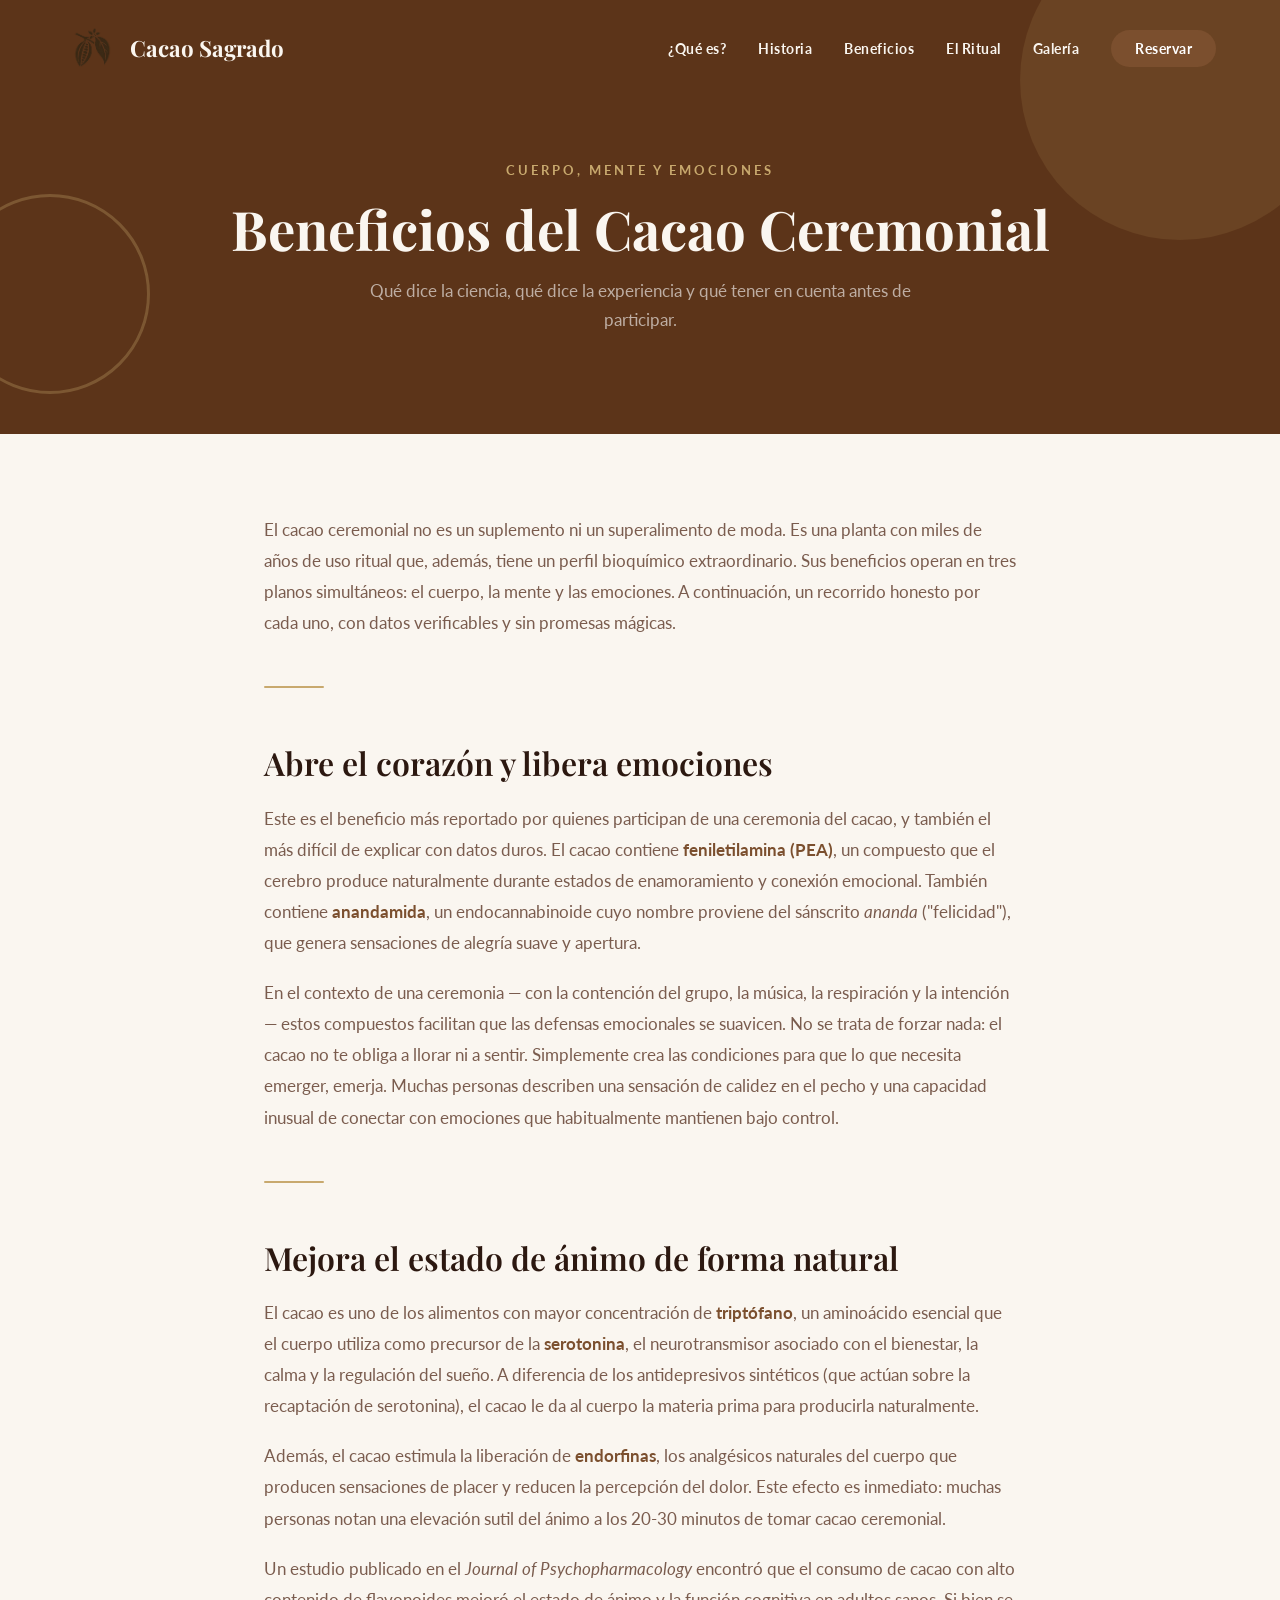
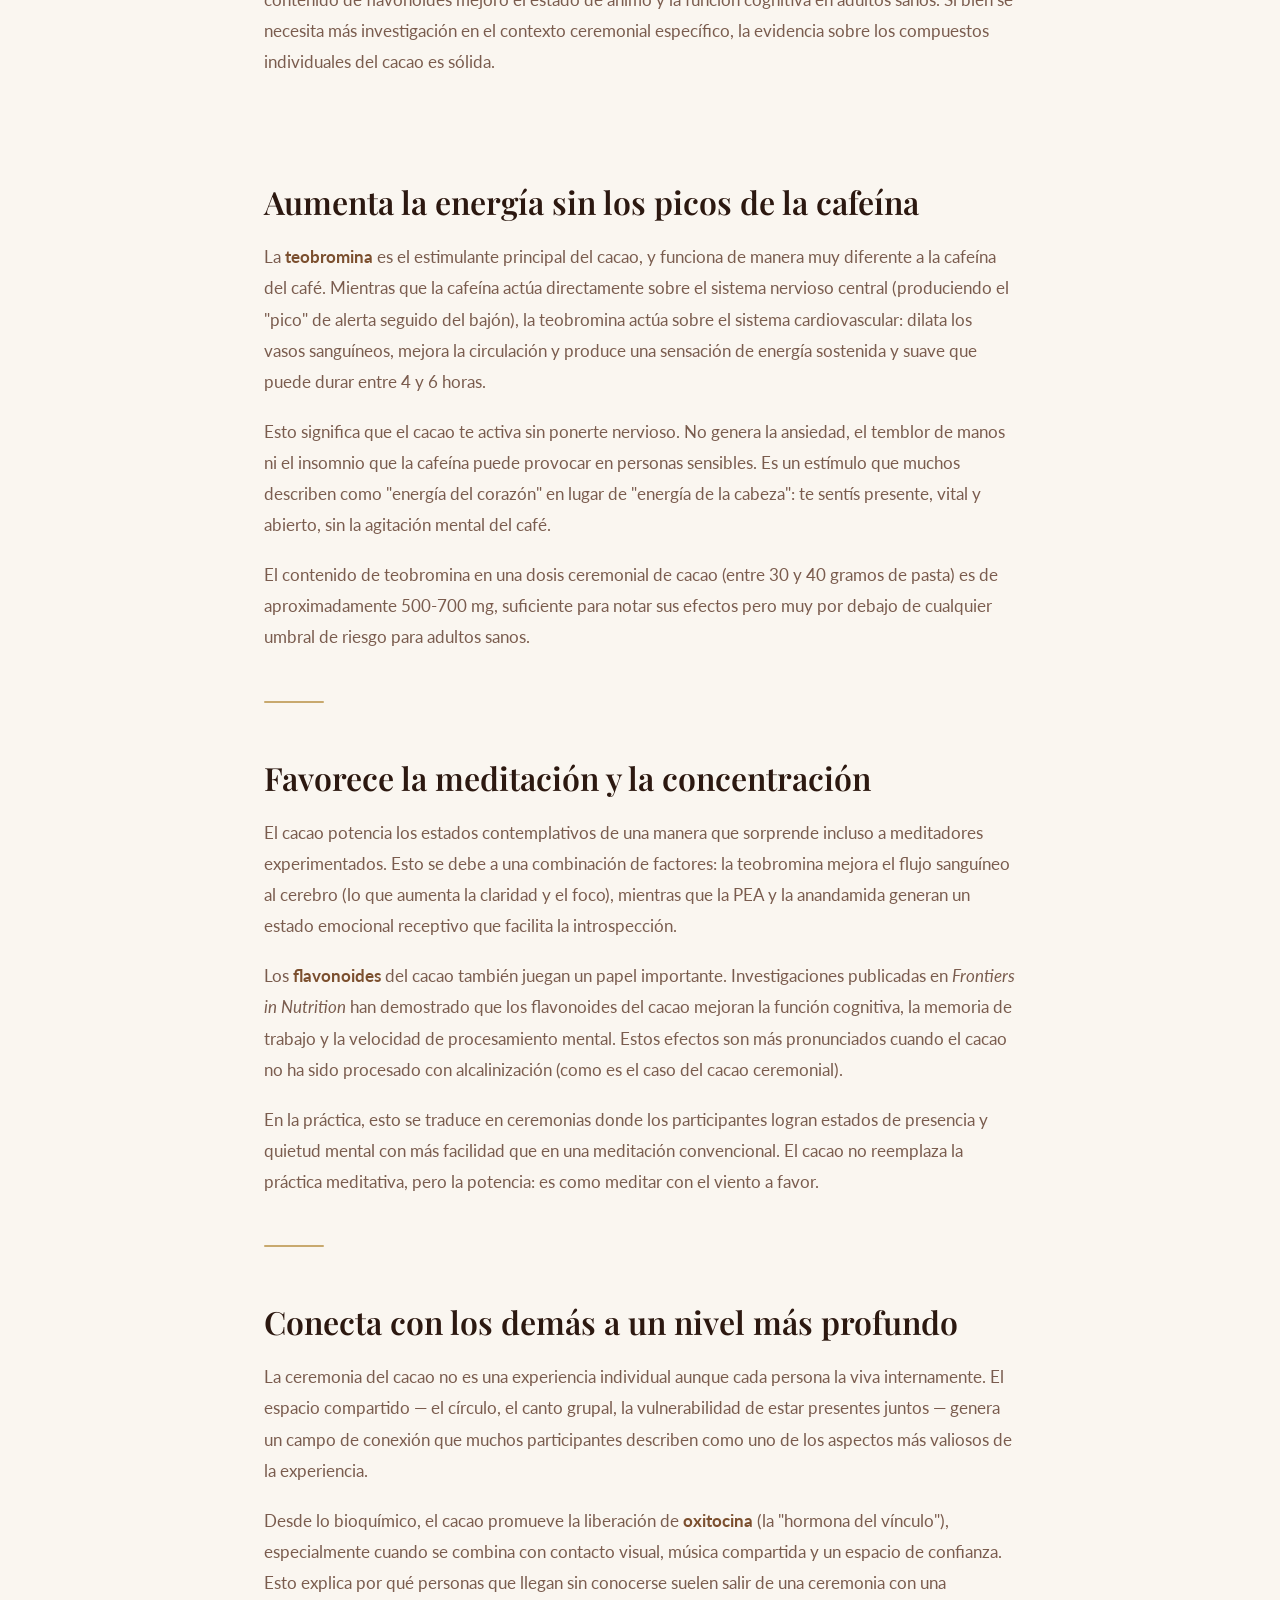
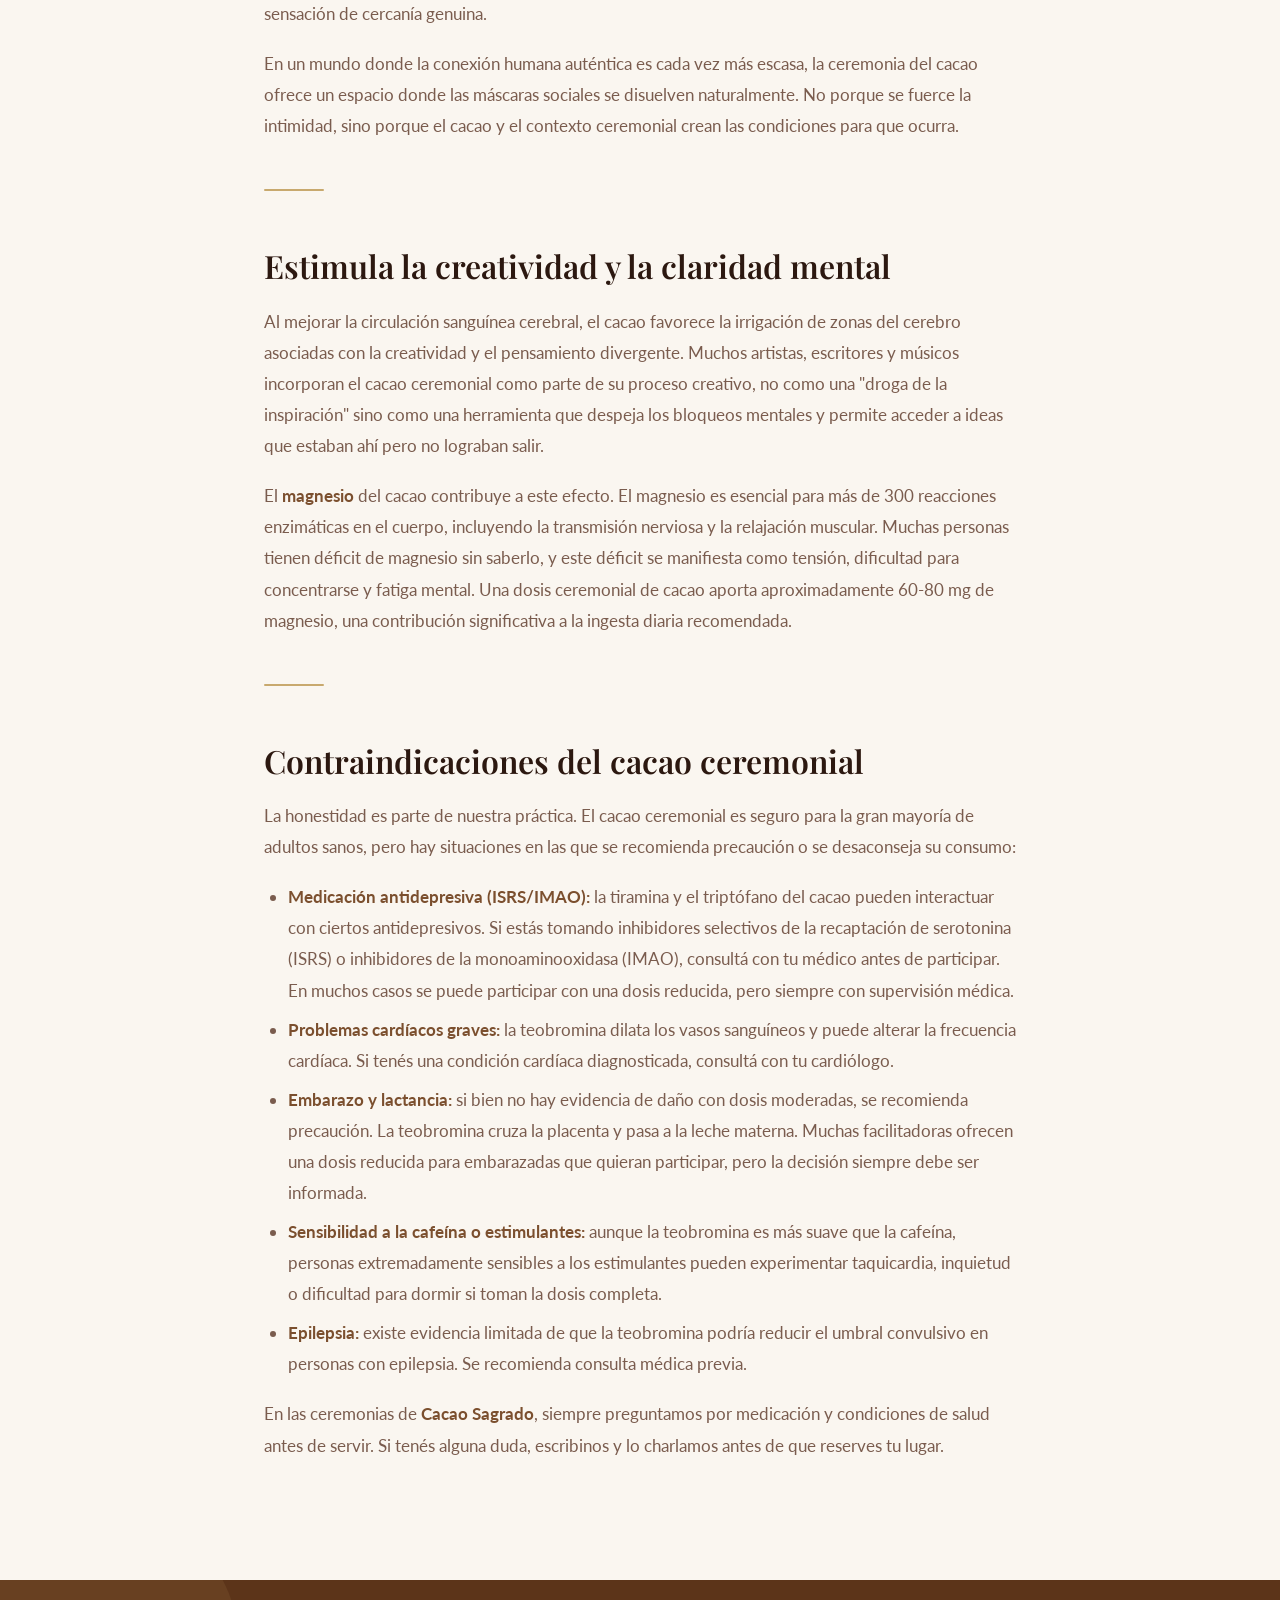
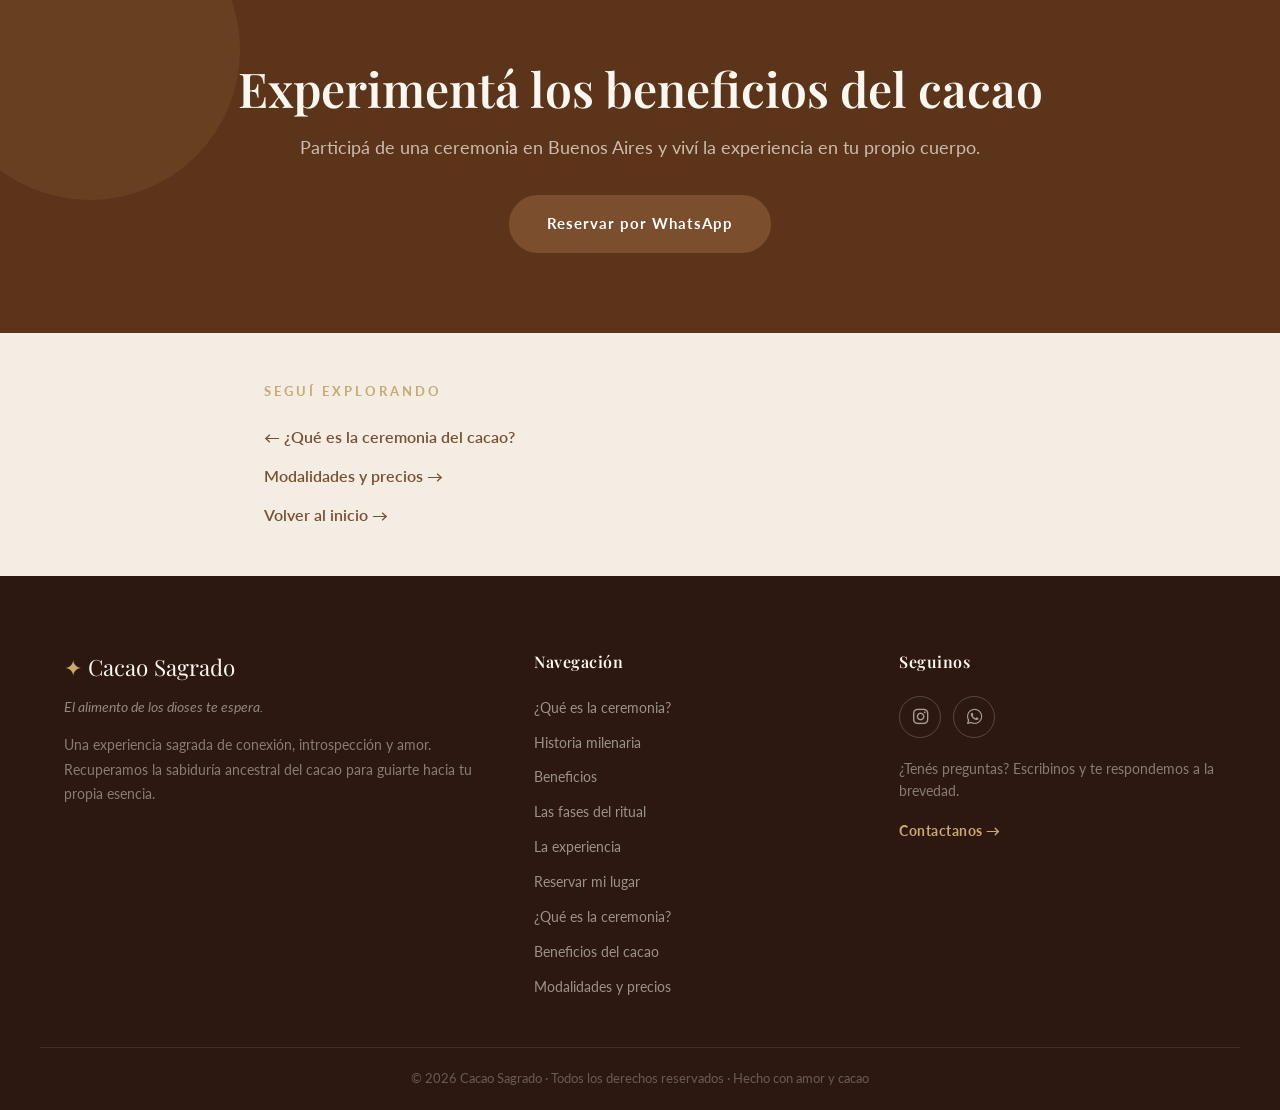
<file: beneficios-del-cacao-ceremonial.html>
<!DOCTYPE html>
<html lang="es">
<head>
  <meta charset="UTF-8" />
  <meta name="viewport" content="width=device-width, initial-scale=1.0" />
  <meta name="description" content="Conocé los beneficios del cacao ceremonial: teobromina, flavonoides, magnesio, apertura emocional y más. Contraindicaciones honestas incluidas." />
  <meta name="robots" content="index, follow" />
  <link rel="canonical" href="https://theobromacacao.com.ar/beneficios-del-cacao-ceremonial.html" />

  <!-- Open Graph -->
  <meta property="og:type" content="article" />
  <meta property="og:url" content="https://theobromacacao.com.ar/beneficios-del-cacao-ceremonial.html" />
  <meta property="og:title" content="Beneficios del Cacao Ceremonial: cuerpo, mente y emociones | Cacao Sagrado" />
  <meta property="og:description" content="Conocé los beneficios del cacao ceremonial: teobromina, flavonoides, magnesio, apertura emocional y más. Contraindicaciones honestas incluidas." />
  <meta property="og:image" content="https://theobromacacao.com.ar/img/logo-empresa-ceremonia-del-cacao.jpeg" />
  <meta property="og:site_name" content="Cacao Sagrado" />
  <meta property="og:locale" content="es_AR" />

  <title>Beneficios del Cacao Ceremonial: cuerpo, mente y emociones | Cacao Sagrado</title>
  <link rel="icon" type="image/png" sizes="128x128" href="img/favicon.png" />
  <link rel="preconnect" href="https://fonts.googleapis.com" />
  <link rel="preconnect" href="https://fonts.gstatic.com" crossorigin />
  <link href="https://fonts.googleapis.com/css2?family=Playfair+Display:ital,wght@0,400;0,600;0,700;1,400&family=Lato:wght@300;400;700&display=swap" rel="stylesheet" />
  <link rel="stylesheet" href="https://cdnjs.cloudflare.com/ajax/libs/font-awesome/6.4.0/css/all.min.css" />
  <link rel="stylesheet" href="css/styles.css" />

  <!-- JSON-LD Article -->
  <script type="application/ld+json">
  {
    "@context": "https://schema.org",
    "@type": "Article",
    "headline": "Beneficios del Cacao Ceremonial",
    "description": "Guía completa sobre los beneficios del cacao ceremonial para el cuerpo, la mente y las emociones, con datos verificables y contraindicaciones honestas.",
    "image": "https://theobromacacao.com.ar/img/logo-empresa-ceremonia-del-cacao.jpeg",
    "author": {
      "@type": "Person",
      "name": "Anabella Villafañe",
      "url": "https://www.instagram.com/anabellavillafane10"
    },
    "publisher": {
      "@type": "Organization",
      "name": "Cacao Sagrado",
      "logo": {
        "@type": "ImageObject",
        "url": "https://theobromacacao.com.ar/img/logo-empresa-ceremonia-del-cacao.jpeg"
      }
    },
    "mainEntityOfPage": "https://theobromacacao.com.ar/beneficios-del-cacao-ceremonial.html",
    "inLanguage": "es",
    "datePublished": "2026-07-23T00:00:00-03:00",
    "dateModified": "2026-07-23T00:00:00-03:00"
  }
  </script>
</head>
<body>

  <!-- ====== NAVBAR ====== -->
  <nav class="navbar scrolled" id="navbar">
    <div class="container nav-container">
      <a href="index.html" class="logo">
        <img src="img/logo-empresa-ceremonia-del-cacao-removebg-preview.png" alt="Cacao Sagrado" class="logo-icon" width="500" height="500" />
        Cacao Sagrado
      </a>
      <ul class="nav-links" id="nav-links">
        <button class="nav-close" id="nav-close" aria-label="Cerrar menú"><i class="fa-solid fa-xmark"></i></button>
        <li><a href="index.html#que-es">¿Qué es?</a></li>
        <li><a href="index.html#historia">Historia</a></li>
        <li><a href="index.html#beneficios">Beneficios</a></li>
        <li><a href="index.html#ritual">El Ritual</a></li>
        <li><a href="galeria.html">Galería</a></li>
        <li><a href="https://wa.me/5491158354649" class="nav-cta" target="_blank" rel="noopener">Reservar</a></li>
      </ul>
      <button class="hamburger" id="hamburger" aria-label="Menú"><span></span><span></span><span></span></button>
    </div>
  </nav>

  <!-- ====== HERO ====== -->
  <div class="article-hero">
    <div class="container" style="position:relative;z-index:1;">
      <span class="section-label fade-in-up">Cuerpo, mente y emociones</span>
      <h1 class="fade-in-up">Beneficios del Cacao Ceremonial</h1>
      <p class="fade-in-up">Qué dice la ciencia, qué dice la experiencia y qué tener en cuenta antes de participar.</p>
    </div>
  </div>

  <!-- ====== ARTICLE BODY ====== -->
  <article class="article-body">
    <div class="container">

      <p class="fade-in-up">El cacao ceremonial no es un suplemento ni un superalimento de moda. Es una planta con miles de años de uso ritual que, además, tiene un perfil bioquímico extraordinario. Sus beneficios operan en tres planos simultáneos: el cuerpo, la mente y las emociones. A continuación, un recorrido honesto por cada uno, con datos verificables y sin promesas mágicas.</p>

      <div class="article-divider fade-in-up"></div>

      <h2 class="fade-in-up">Abre el corazón y libera emociones</h2>

      <p class="fade-in-up">Este es el beneficio más reportado por quienes participan de una ceremonia del cacao, y también el más difícil de explicar con datos duros. El cacao contiene <strong>feniletilamina (PEA)</strong>, un compuesto que el cerebro produce naturalmente durante estados de enamoramiento y conexión emocional. También contiene <strong>anandamida</strong>, un endocannabinoide cuyo nombre proviene del sánscrito <em>ananda</em> ("felicidad"), que genera sensaciones de alegría suave y apertura.</p>

      <p class="fade-in-up">En el contexto de una ceremonia — con la contención del grupo, la música, la respiración y la intención — estos compuestos facilitan que las defensas emocionales se suavicen. No se trata de forzar nada: el cacao no te obliga a llorar ni a sentir. Simplemente crea las condiciones para que lo que necesita emerger, emerja. Muchas personas describen una sensación de calidez en el pecho y una capacidad inusual de conectar con emociones que habitualmente mantienen bajo control.</p>

      <div class="article-divider fade-in-up"></div>

      <h2 class="fade-in-up">Mejora el estado de ánimo de forma natural</h2>

      <p class="fade-in-up">El cacao es uno de los alimentos con mayor concentración de <strong>triptófano</strong>, un aminoácido esencial que el cuerpo utiliza como precursor de la <strong>serotonina</strong>, el neurotransmisor asociado con el bienestar, la calma y la regulación del sueño. A diferencia de los antidepresivos sintéticos (que actúan sobre la recaptación de serotonina), el cacao le da al cuerpo la materia prima para producirla naturalmente.</p>

      <p class="fade-in-up">Además, el cacao estimula la liberación de <strong>endorfinas</strong>, los analgésicos naturales del cuerpo que producen sensaciones de placer y reducen la percepción del dolor. Este efecto es inmediato: muchas personas notan una elevación sutil del ánimo a los 20-30 minutos de tomar cacao ceremonial.</p>

      <p class="fade-in-up">Un estudio publicado en el <em>Journal of Psychopharmacology</em> encontró que el consumo de cacao con alto contenido de flavonoides mejoró el estado de ánimo y la función cognitiva en adultos sanos. Si bien se necesita más investigación en el contexto ceremonial específico, la evidencia sobre los compuestos individuales del cacao es sólida.</p>

      <div class="article-divider fade-in-up"></div>

      <h2 class="fade-in-up">Aumenta la energía sin los picos de la cafeína</h2>

      <p class="fade-in-up">La <strong>teobromina</strong> es el estimulante principal del cacao, y funciona de manera muy diferente a la cafeína del café. Mientras que la cafeína actúa directamente sobre el sistema nervioso central (produciendo el "pico" de alerta seguido del bajón), la teobromina actúa sobre el sistema cardiovascular: dilata los vasos sanguíneos, mejora la circulación y produce una sensación de energía sostenida y suave que puede durar entre 4 y 6 horas.</p>

      <p class="fade-in-up">Esto significa que el cacao te activa sin ponerte nervioso. No genera la ansiedad, el temblor de manos ni el insomnio que la cafeína puede provocar en personas sensibles. Es un estímulo que muchos describen como "energía del corazón" en lugar de "energía de la cabeza": te sentís presente, vital y abierto, sin la agitación mental del café.</p>

      <p class="fade-in-up">El contenido de teobromina en una dosis ceremonial de cacao (entre 30 y 40 gramos de pasta) es de aproximadamente 500-700 mg, suficiente para notar sus efectos pero muy por debajo de cualquier umbral de riesgo para adultos sanos.</p>

      <div class="article-divider fade-in-up"></div>

      <h2 class="fade-in-up">Favorece la meditación y la concentración</h2>

      <p class="fade-in-up">El cacao potencia los estados contemplativos de una manera que sorprende incluso a meditadores experimentados. Esto se debe a una combinación de factores: la teobromina mejora el flujo sanguíneo al cerebro (lo que aumenta la claridad y el foco), mientras que la PEA y la anandamida generan un estado emocional receptivo que facilita la introspección.</p>

      <p class="fade-in-up">Los <strong>flavonoides</strong> del cacao también juegan un papel importante. Investigaciones publicadas en <em>Frontiers in Nutrition</em> han demostrado que los flavonoides del cacao mejoran la función cognitiva, la memoria de trabajo y la velocidad de procesamiento mental. Estos efectos son más pronunciados cuando el cacao no ha sido procesado con alcalinización (como es el caso del cacao ceremonial).</p>

      <p class="fade-in-up">En la práctica, esto se traduce en ceremonias donde los participantes logran estados de presencia y quietud mental con más facilidad que en una meditación convencional. El cacao no reemplaza la práctica meditativa, pero la potencia: es como meditar con el viento a favor.</p>

      <div class="article-divider fade-in-up"></div>

      <h2 class="fade-in-up">Conecta con los demás a un nivel más profundo</h2>

      <p class="fade-in-up">La ceremonia del cacao no es una experiencia individual aunque cada persona la viva internamente. El espacio compartido — el círculo, el canto grupal, la vulnerabilidad de estar presentes juntos — genera un campo de conexión que muchos participantes describen como uno de los aspectos más valiosos de la experiencia.</p>

      <p class="fade-in-up">Desde lo bioquímico, el cacao promueve la liberación de <strong>oxitocina</strong> (la "hormona del vínculo"), especialmente cuando se combina con contacto visual, música compartida y un espacio de confianza. Esto explica por qué personas que llegan sin conocerse suelen salir de una ceremonia con una sensación de cercanía genuina.</p>

      <p class="fade-in-up">En un mundo donde la conexión humana auténtica es cada vez más escasa, la ceremonia del cacao ofrece un espacio donde las máscaras sociales se disuelven naturalmente. No porque se fuerce la intimidad, sino porque el cacao y el contexto ceremonial crean las condiciones para que ocurra.</p>

      <div class="article-divider fade-in-up"></div>

      <h2 class="fade-in-up">Estimula la creatividad y la claridad mental</h2>

      <p class="fade-in-up">Al mejorar la circulación sanguínea cerebral, el cacao favorece la irrigación de zonas del cerebro asociadas con la creatividad y el pensamiento divergente. Muchos artistas, escritores y músicos incorporan el cacao ceremonial como parte de su proceso creativo, no como una "droga de la inspiración" sino como una herramienta que despeja los bloqueos mentales y permite acceder a ideas que estaban ahí pero no lograban salir.</p>

      <p class="fade-in-up">El <strong>magnesio</strong> del cacao contribuye a este efecto. El magnesio es esencial para más de 300 reacciones enzimáticas en el cuerpo, incluyendo la transmisión nerviosa y la relajación muscular. Muchas personas tienen déficit de magnesio sin saberlo, y este déficit se manifiesta como tensión, dificultad para concentrarse y fatiga mental. Una dosis ceremonial de cacao aporta aproximadamente 60-80 mg de magnesio, una contribución significativa a la ingesta diaria recomendada.</p>

      <div class="article-divider fade-in-up"></div>

      <h2 class="fade-in-up">Contraindicaciones del cacao ceremonial</h2>

      <p class="fade-in-up">La honestidad es parte de nuestra práctica. El cacao ceremonial es seguro para la gran mayoría de adultos sanos, pero hay situaciones en las que se recomienda precaución o se desaconseja su consumo:</p>

      <ul class="fade-in-up">
        <li><strong>Medicación antidepresiva (ISRS/IMAO):</strong> la tiramina y el triptófano del cacao pueden interactuar con ciertos antidepresivos. Si estás tomando inhibidores selectivos de la recaptación de serotonina (ISRS) o inhibidores de la monoaminooxidasa (IMAO), consultá con tu médico antes de participar. En muchos casos se puede participar con una dosis reducida, pero siempre con supervisión médica.</li>
        <li><strong>Problemas cardíacos graves:</strong> la teobromina dilata los vasos sanguíneos y puede alterar la frecuencia cardíaca. Si tenés una condición cardíaca diagnosticada, consultá con tu cardiólogo.</li>
        <li><strong>Embarazo y lactancia:</strong> si bien no hay evidencia de daño con dosis moderadas, se recomienda precaución. La teobromina cruza la placenta y pasa a la leche materna. Muchas facilitadoras ofrecen una dosis reducida para embarazadas que quieran participar, pero la decisión siempre debe ser informada.</li>
        <li><strong>Sensibilidad a la cafeína o estimulantes:</strong> aunque la teobromina es más suave que la cafeína, personas extremadamente sensibles a los estimulantes pueden experimentar taquicardia, inquietud o dificultad para dormir si toman la dosis completa.</li>
        <li><strong>Epilepsia:</strong> existe evidencia limitada de que la teobromina podría reducir el umbral convulsivo en personas con epilepsia. Se recomienda consulta médica previa.</li>
      </ul>

      <p class="fade-in-up">En las ceremonias de <strong>Cacao Sagrado</strong>, siempre preguntamos por medicación y condiciones de salud antes de servir. Si tenés alguna duda, escribinos y lo charlamos antes de que reserves tu lugar.</p>

    </div>
  </article>

  <!-- ====== CTA ====== -->
  <section class="article-cta-section">
    <div class="container fade-in-up">
      <h2>Experimentá los beneficios del cacao</h2>
      <p>Participá de una ceremonia en Buenos Aires y viví la experiencia en tu propio cuerpo.</p>
      <a href="https://wa.me/5491158354649" class="btn btn-primary" target="_blank" rel="noopener">Reservar por WhatsApp</a>
    </div>
  </section>

  <!-- ====== ARTÍCULOS RELACIONADOS ====== -->
  <div class="article-nav">
    <div class="container fade-in-up">
      <p class="article-nav-title">Seguí explorando</p>
      <div class="article-nav-links">
        <a href="que-es-la-ceremonia-del-cacao.html">&larr; ¿Qué es la ceremonia del cacao?</a>
        <a href="ceremonia-de-cacao-precios.html">Modalidades y precios &rarr;</a>
        <a href="index.html">Volver al inicio &rarr;</a>
      </div>
    </div>
  </div>

  <!-- ====== FOOTER ====== -->
  <footer class="footer">
    <div class="container footer-container">

      <div class="footer-brand">
        <p class="footer-logo"><span>&#10022;</span> Cacao Sagrado</p>
        <p class="footer-tagline">El alimento de los dioses te espera.</p>
        <p class="footer-desc">Una experiencia sagrada de conexión, introspección y amor. Recuperamos la sabiduría ancestral del cacao para guiarte hacia tu propia esencia.</p>
      </div>

      <div class="footer-nav">
        <h4 class="footer-heading">Navegación</h4>
        <div class="footer-links">
          <a href="index.html#que-es">¿Qué es la ceremonia?</a>
          <a href="index.html#historia">Historia milenaria</a>
          <a href="index.html#beneficios">Beneficios</a>
          <a href="index.html#ritual">Las fases del ritual</a>
          <a href="index.html#experiencia">La experiencia</a>
          <a href="index.html#reserva">Reservar mi lugar</a>
          <a href="que-es-la-ceremonia-del-cacao.html">¿Qué es la ceremonia?</a>
          <a href="beneficios-del-cacao-ceremonial.html">Beneficios del cacao</a>
          <a href="ceremonia-de-cacao-precios.html">Modalidades y precios</a>
        </div>
      </div>

      <div class="footer-contact">
        <h4 class="footer-heading">Seguinos</h4>
        <div class="footer-social">
          <a href="https://www.instagram.com/anabellavillafane10?igsh=MTZ3b2ZrZms0M3Rqdw==" aria-label="Instagram" target="_blank" rel="noopener"><i class="fa-brands fa-instagram"></i></a>
          <a href="https://wa.me/5491158354649" aria-label="WhatsApp" target="_blank" rel="noopener"><i class="fa-brands fa-whatsapp"></i></a>
        </div>
        <p class="footer-contact-text">¿Tenés preguntas? Escribinos y te respondemos a la brevedad.</p>
        <a href="index.html#reserva" class="footer-cta">Contactanos &rarr;</a>
      </div>

    </div>
    <div class="footer-bottom">
      <p>&copy; 2026 Cacao Sagrado &middot; Todos los derechos reservados &middot; Hecho con amor y cacao</p>
    </div>
  </footer>

  <script src="java/main.js"></script>
</body>
</html>
</file>
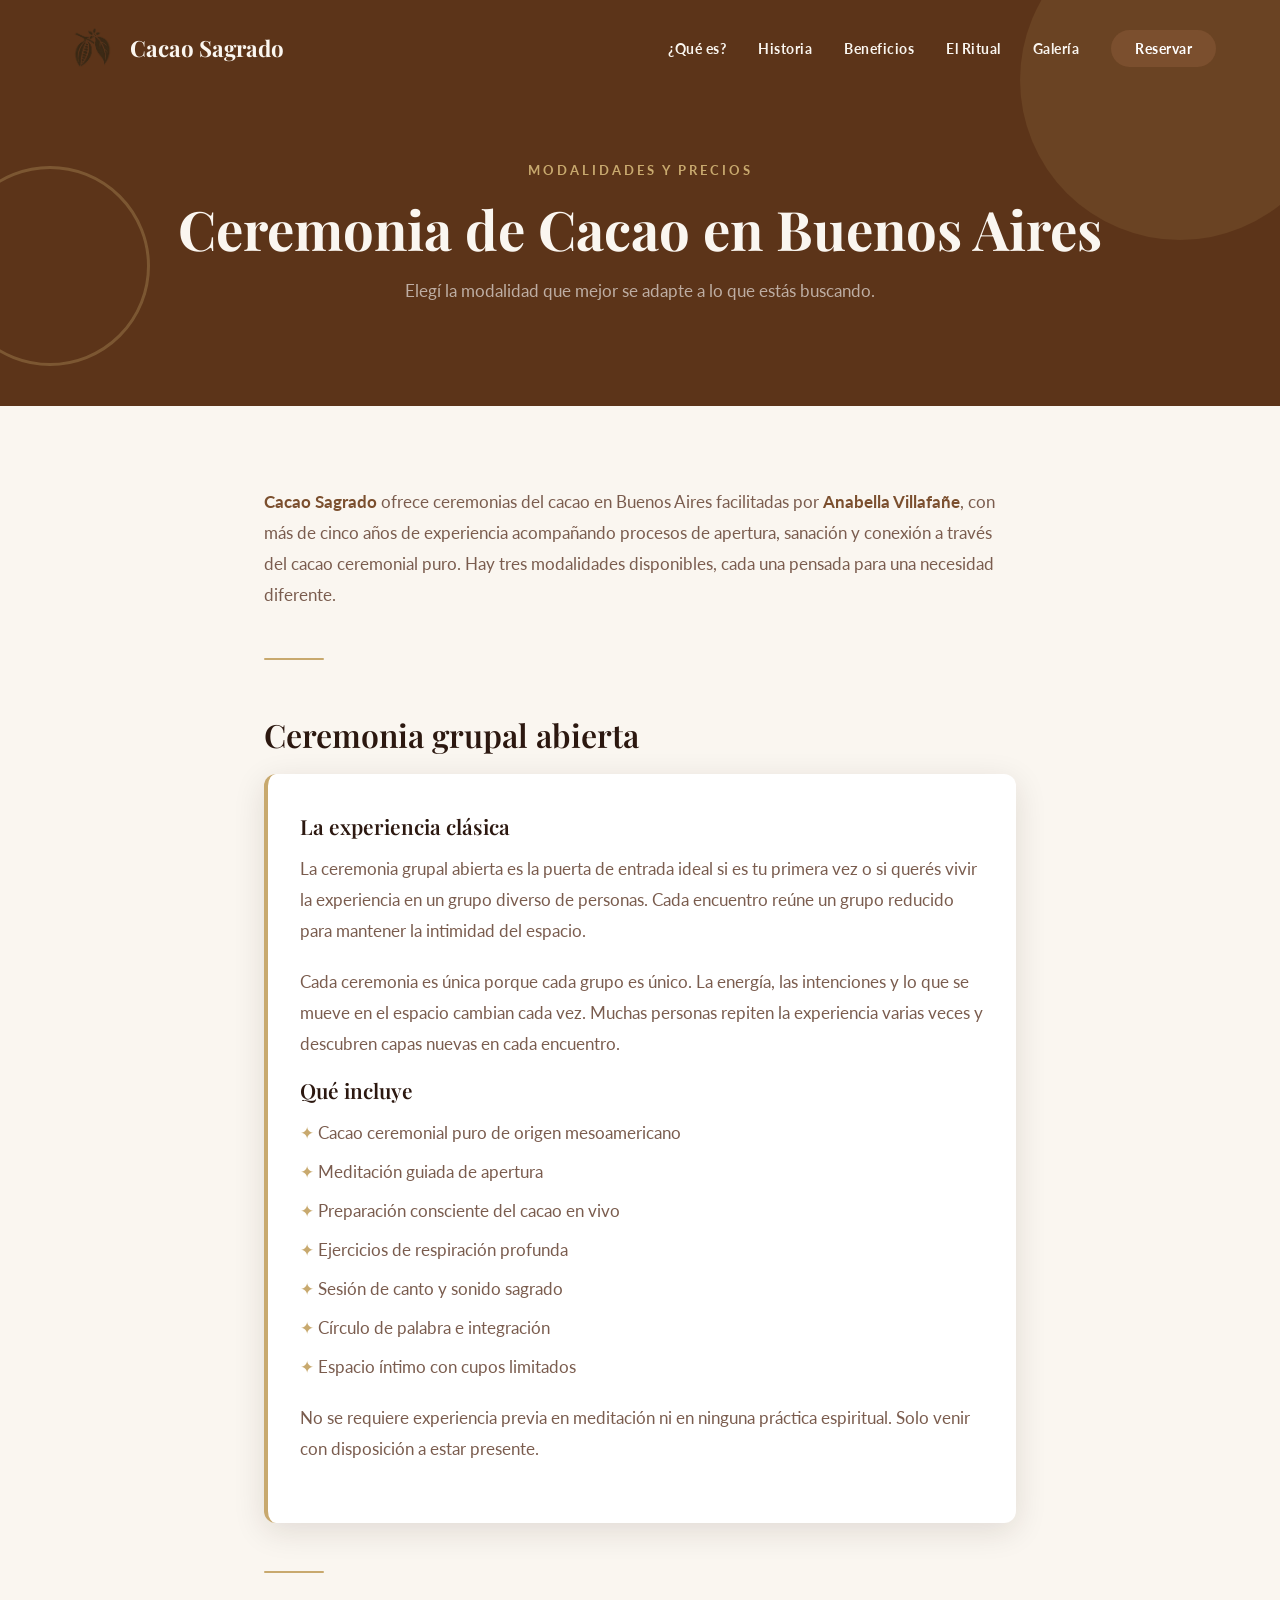
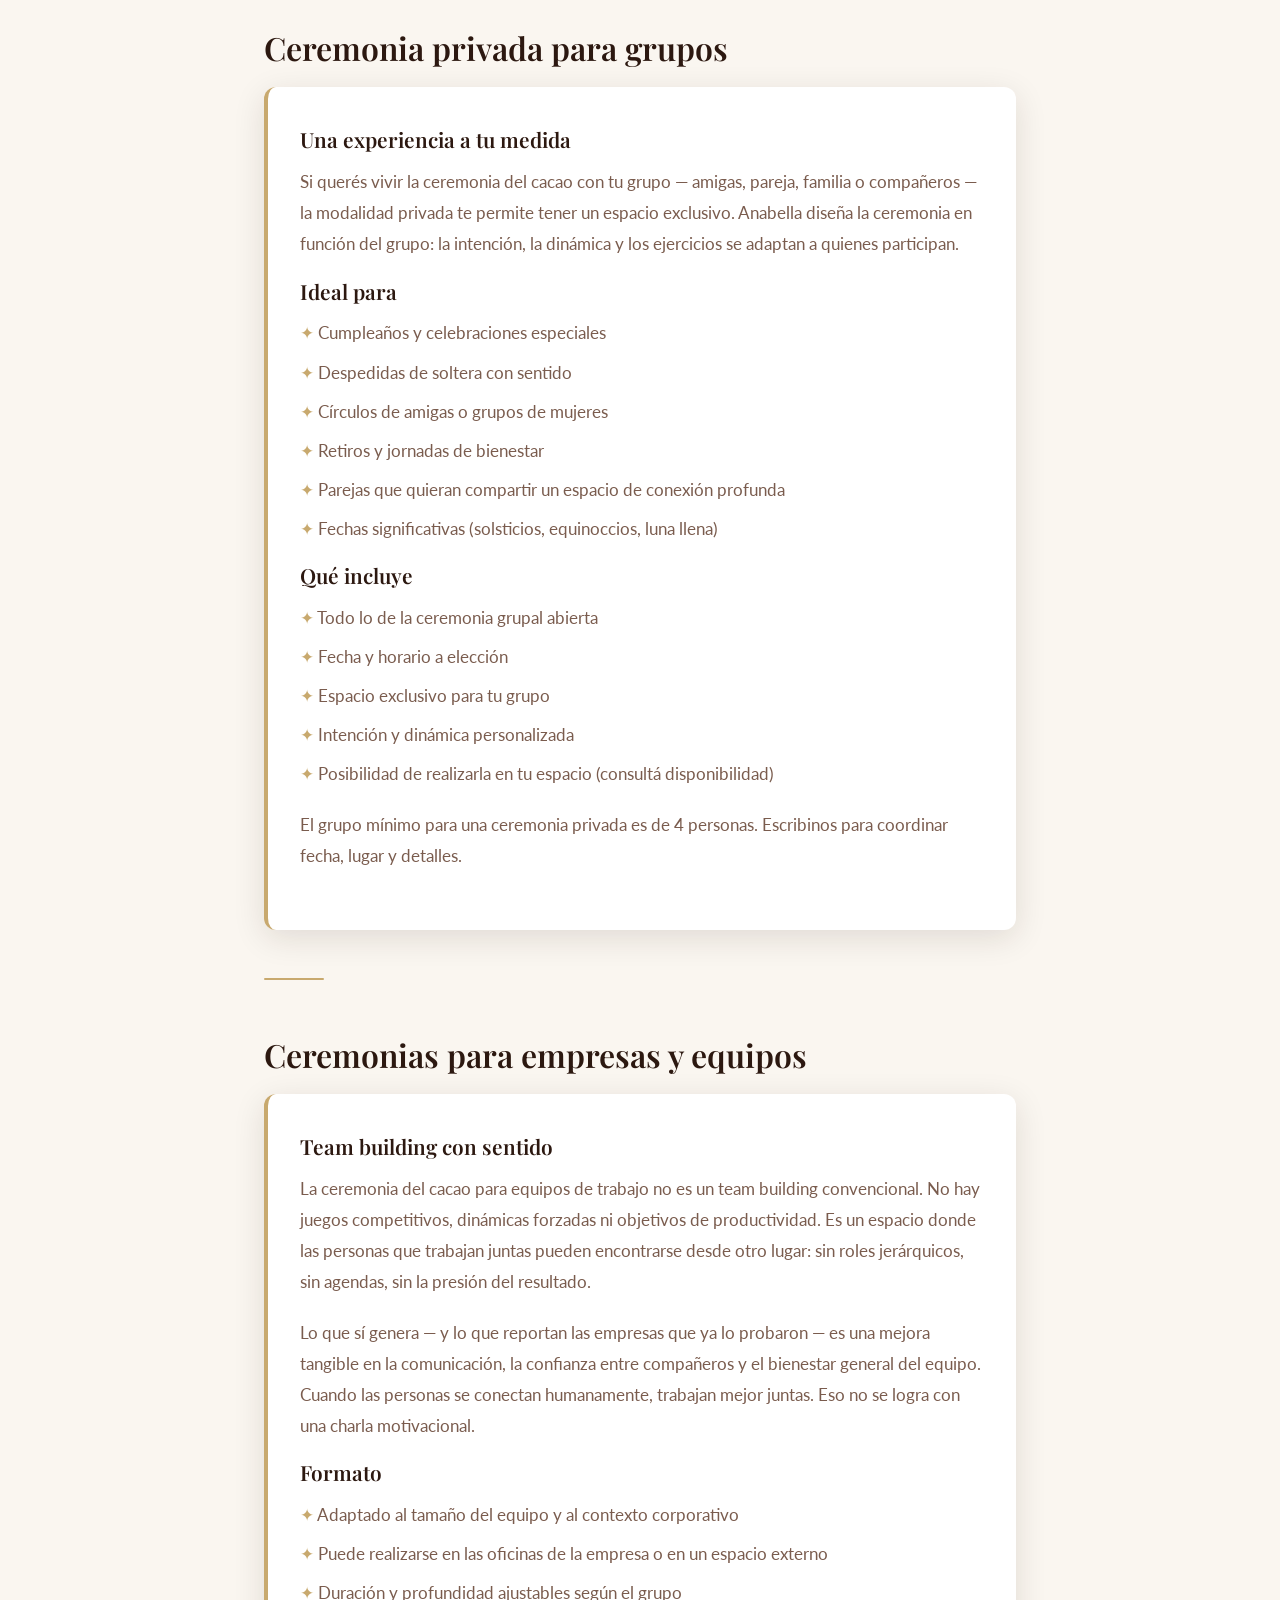
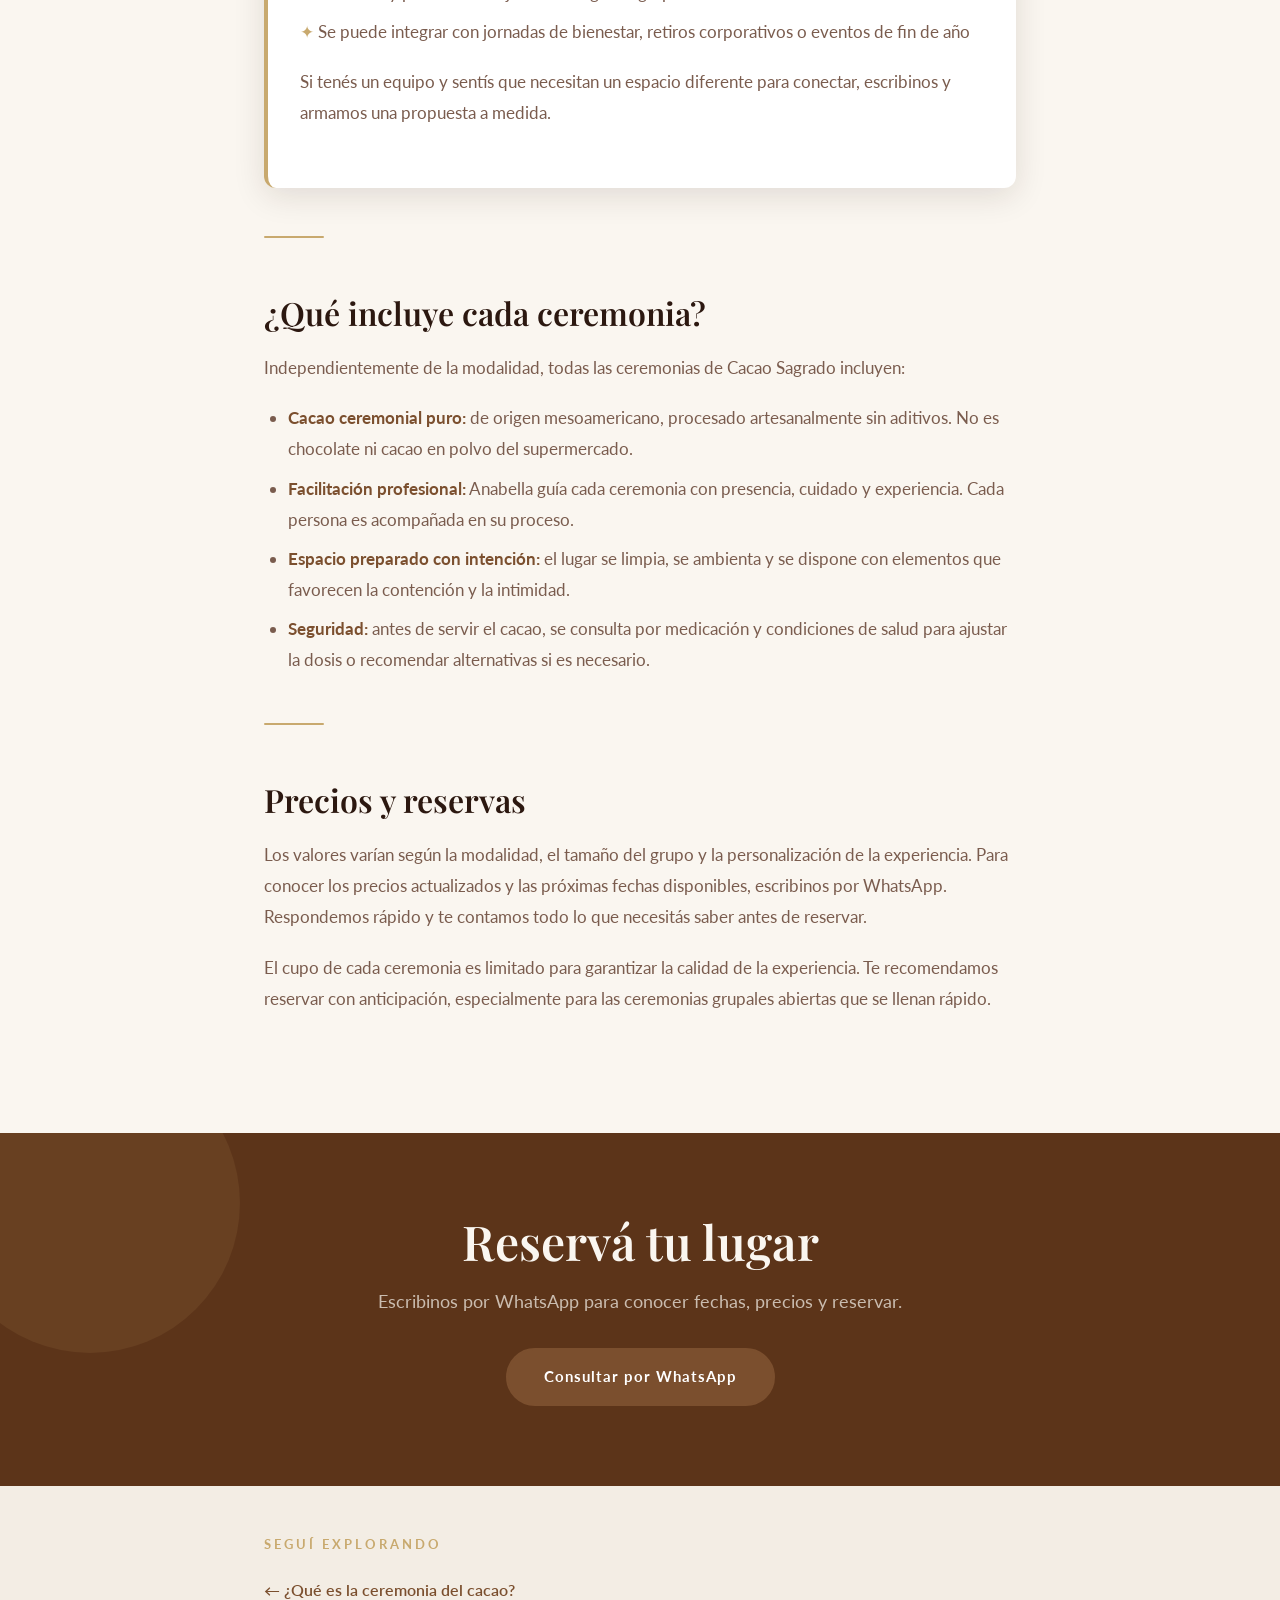
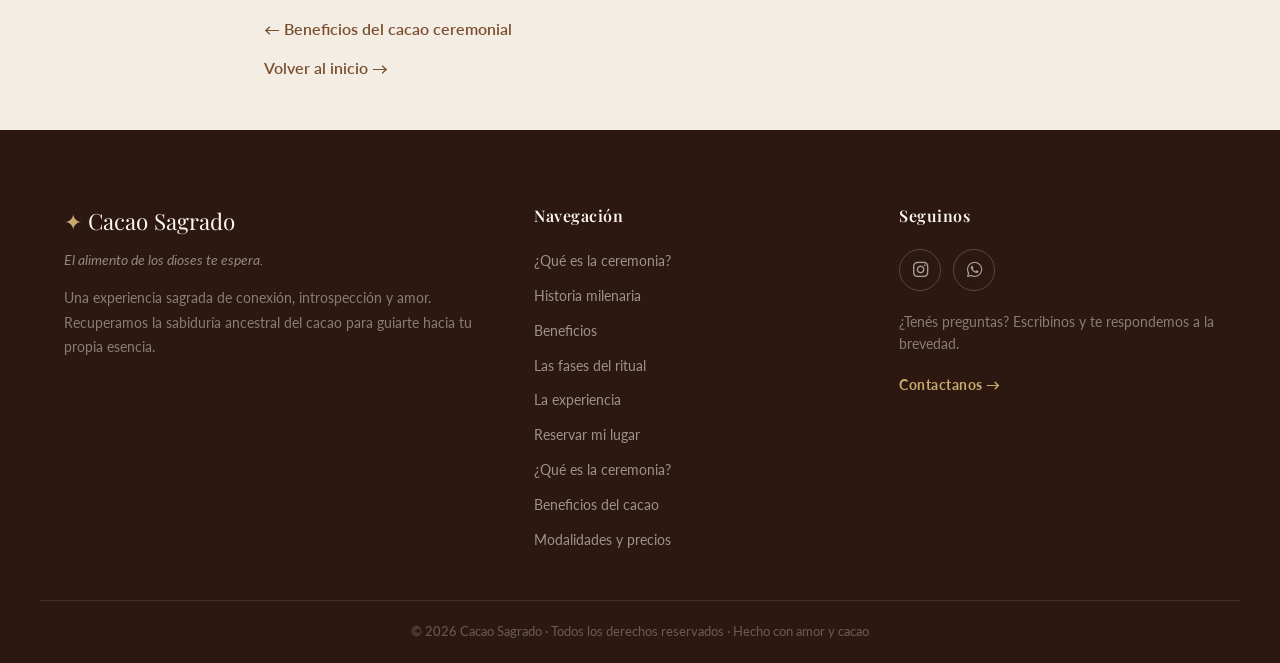
<file: ceremonia-de-cacao-precios.html>
<!DOCTYPE html>
<html lang="es">
<head>
  <meta charset="UTF-8" />
  <meta name="viewport" content="width=device-width, initial-scale=1.0" />
  <meta name="description" content="Ceremonia de cacao en Buenos Aires: modalidades grupal, privada y para empresas. Consultá precios y reservá tu lugar con Anabella Villafañe." />
  <meta name="robots" content="index, follow" />
  <link rel="canonical" href="https://theobromacacao.com.ar/ceremonia-de-cacao-precios.html" />

  <!-- Open Graph -->
  <meta property="og:type" content="website" />
  <meta property="og:url" content="https://theobromacacao.com.ar/ceremonia-de-cacao-precios.html" />
  <meta property="og:title" content="Ceremonia de Cacao en Buenos Aires: Modalidades y Precios | Cacao Sagrado" />
  <meta property="og:description" content="Ceremonia de cacao en Buenos Aires: modalidades grupal, privada y para empresas. Consultá precios y reservá tu lugar con Anabella Villafañe." />
  <meta property="og:image" content="https://theobromacacao.com.ar/img/logo-empresa-ceremonia-del-cacao.jpeg" />
  <meta property="og:site_name" content="Cacao Sagrado" />
  <meta property="og:locale" content="es_AR" />

  <title>Ceremonia de Cacao en Buenos Aires: Modalidades y Precios | Cacao Sagrado</title>
  <link rel="icon" type="image/png" sizes="128x128" href="img/favicon.png" />
  <link rel="preconnect" href="https://fonts.googleapis.com" />
  <link rel="preconnect" href="https://fonts.gstatic.com" crossorigin />
  <link href="https://fonts.googleapis.com/css2?family=Playfair+Display:ital,wght@0,400;0,600;0,700;1,400&family=Lato:wght@300;400;700&display=swap" rel="stylesheet" />
  <link rel="stylesheet" href="https://cdnjs.cloudflare.com/ajax/libs/font-awesome/6.4.0/css/all.min.css" />
  <link rel="stylesheet" href="css/styles.css" />

  <!-- JSON-LD Service -->
  <script type="application/ld+json">
  {
    "@context": "https://schema.org",
    "@type": "Service",
    "name": "Ceremonia del Cacao en Buenos Aires",
    "description": "Ceremonia de cacao ceremonial facilitada por Anabella Villafañe en Buenos Aires. Modalidades grupal abierta, privada para grupos y experiencias para empresas.",
    "provider": {
      "@type": "LocalBusiness",
      "name": "Cacao Sagrado",
      "url": "https://theobromacacao.com.ar",
      "telephone": "+54-9-11-5835-4649",
      "address": {
        "@type": "PostalAddress",
        "addressLocality": "Buenos Aires",
        "addressCountry": "AR"
      }
    },
    "areaServed": {
      "@type": "City",
      "name": "Buenos Aires"
    },
    "hasOfferCatalog": {
      "@type": "OfferCatalog",
      "name": "Modalidades de Ceremonia del Cacao",
      "itemListElement": [
        {
          "@type": "Offer",
          "itemOffered": {
            "@type": "Service",
            "name": "Ceremonia grupal abierta",
            "description": "Ceremonia de cacao en grupo abierto, con meditación, canto, respiración consciente e integración."
          }
        },
        {
          "@type": "Offer",
          "itemOffered": {
            "@type": "Service",
            "name": "Ceremonia privada para grupos",
            "description": "Ceremonia de cacao exclusiva para tu grupo: cumpleaños, despedidas, círculos de amigas, fechas especiales."
          }
        },
        {
          "@type": "Offer",
          "itemOffered": {
            "@type": "Service",
            "name": "Ceremonia para empresas y equipos",
            "description": "Experiencia de team building con cacao ceremonial: conexión, comunicación y bienestar para equipos de trabajo."
          }
        }
      ]
    }
  }
  </script>
</head>
<body>

  <!-- ====== NAVBAR ====== -->
  <nav class="navbar scrolled" id="navbar">
    <div class="container nav-container">
      <a href="index.html" class="logo">
        <img src="img/logo-empresa-ceremonia-del-cacao-removebg-preview.png" alt="Cacao Sagrado" class="logo-icon" width="500" height="500" />
        Cacao Sagrado
      </a>
      <ul class="nav-links" id="nav-links">
        <button class="nav-close" id="nav-close" aria-label="Cerrar menú"><i class="fa-solid fa-xmark"></i></button>
        <li><a href="index.html#que-es">¿Qué es?</a></li>
        <li><a href="index.html#historia">Historia</a></li>
        <li><a href="index.html#beneficios">Beneficios</a></li>
        <li><a href="index.html#ritual">El Ritual</a></li>
        <li><a href="galeria.html">Galería</a></li>
        <li><a href="https://wa.me/5491158354649" class="nav-cta" target="_blank" rel="noopener">Reservar</a></li>
      </ul>
      <button class="hamburger" id="hamburger" aria-label="Menú"><span></span><span></span><span></span></button>
    </div>
  </nav>

  <!-- ====== HERO ====== -->
  <div class="article-hero">
    <div class="container" style="position:relative;z-index:1;">
      <span class="section-label fade-in-up">Modalidades y precios</span>
      <h1 class="fade-in-up">Ceremonia de Cacao en Buenos Aires</h1>
      <p class="fade-in-up">Elegí la modalidad que mejor se adapte a lo que estás buscando.</p>
    </div>
  </div>

  <!-- ====== ARTICLE BODY ====== -->
  <article class="article-body">
    <div class="container">

      <p class="fade-in-up"><strong>Cacao Sagrado</strong> ofrece ceremonias del cacao en Buenos Aires facilitadas por <strong>Anabella Villafañe</strong>, con más de cinco años de experiencia acompañando procesos de apertura, sanación y conexión a través del cacao ceremonial puro. Hay tres modalidades disponibles, cada una pensada para una necesidad diferente.</p>

      <div class="article-divider fade-in-up"></div>

      <h2 class="fade-in-up">Ceremonia grupal abierta</h2>

      <div class="modalidad-card fade-in-up">
        <h3>La experiencia clásica</h3>
        <p>La ceremonia grupal abierta es la puerta de entrada ideal si es tu primera vez o si querés vivir la experiencia en un grupo diverso de personas. Cada encuentro reúne un grupo reducido para mantener la intimidad del espacio.</p>

        <p>Cada ceremonia es única porque cada grupo es único. La energía, las intenciones y lo que se mueve en el espacio cambian cada vez. Muchas personas repiten la experiencia varias veces y descubren capas nuevas en cada encuentro.</p>

        <h3>Qué incluye</h3>
        <ul>
          <li>Cacao ceremonial puro de origen mesoamericano</li>
          <li>Meditación guiada de apertura</li>
          <li>Preparación consciente del cacao en vivo</li>
          <li>Ejercicios de respiración profunda</li>
          <li>Sesión de canto y sonido sagrado</li>
          <li>Círculo de palabra e integración</li>
          <li>Espacio íntimo con cupos limitados</li>
        </ul>

        <p>No se requiere experiencia previa en meditación ni en ninguna práctica espiritual. Solo venir con disposición a estar presente.</p>
      </div>

      <div class="article-divider fade-in-up"></div>

      <h2 class="fade-in-up">Ceremonia privada para grupos</h2>

      <div class="modalidad-card fade-in-up">
        <h3>Una experiencia a tu medida</h3>
        <p>Si querés vivir la ceremonia del cacao con tu grupo — amigas, pareja, familia o compañeros — la modalidad privada te permite tener un espacio exclusivo. Anabella diseña la ceremonia en función del grupo: la intención, la dinámica y los ejercicios se adaptan a quienes participan.</p>

        <h3>Ideal para</h3>
        <ul>
          <li>Cumpleaños y celebraciones especiales</li>
          <li>Despedidas de soltera con sentido</li>
          <li>Círculos de amigas o grupos de mujeres</li>
          <li>Retiros y jornadas de bienestar</li>
          <li>Parejas que quieran compartir un espacio de conexión profunda</li>
          <li>Fechas significativas (solsticios, equinoccios, luna llena)</li>
        </ul>

        <h3>Qué incluye</h3>
        <ul>
          <li>Todo lo de la ceremonia grupal abierta</li>
          <li>Fecha y horario a elección</li>
          <li>Espacio exclusivo para tu grupo</li>
          <li>Intención y dinámica personalizada</li>
          <li>Posibilidad de realizarla en tu espacio (consultá disponibilidad)</li>
        </ul>

        <p>El grupo mínimo para una ceremonia privada es de 4 personas. Escribinos para coordinar fecha, lugar y detalles.</p>
      </div>

      <div class="article-divider fade-in-up"></div>

      <h2 class="fade-in-up">Ceremonias para empresas y equipos</h2>

      <div class="modalidad-card fade-in-up">
        <h3>Team building con sentido</h3>
        <p>La ceremonia del cacao para equipos de trabajo no es un team building convencional. No hay juegos competitivos, dinámicas forzadas ni objetivos de productividad. Es un espacio donde las personas que trabajan juntas pueden encontrarse desde otro lugar: sin roles jerárquicos, sin agendas, sin la presión del resultado.</p>

        <p>Lo que sí genera — y lo que reportan las empresas que ya lo probaron — es una mejora tangible en la comunicación, la confianza entre compañeros y el bienestar general del equipo. Cuando las personas se conectan humanamente, trabajan mejor juntas. Eso no se logra con una charla motivacional.</p>

        <h3>Formato</h3>
        <ul>
          <li>Adaptado al tamaño del equipo y al contexto corporativo</li>
          <li>Puede realizarse en las oficinas de la empresa o en un espacio externo</li>
          <li>Duración y profundidad ajustables según el grupo</li>
          <li>Se puede integrar con jornadas de bienestar, retiros corporativos o eventos de fin de año</li>
        </ul>

        <p>Si tenés un equipo y sentís que necesitan un espacio diferente para conectar, escribinos y armamos una propuesta a medida.</p>
      </div>

      <div class="article-divider fade-in-up"></div>

      <h2 class="fade-in-up">¿Qué incluye cada ceremonia?</h2>

      <p class="fade-in-up">Independientemente de la modalidad, todas las ceremonias de Cacao Sagrado incluyen:</p>

      <ul class="fade-in-up">
        <li><strong>Cacao ceremonial puro:</strong> de origen mesoamericano, procesado artesanalmente sin aditivos. No es chocolate ni cacao en polvo del supermercado.</li>
        <li><strong>Facilitación profesional:</strong> Anabella guía cada ceremonia con presencia, cuidado y experiencia. Cada persona es acompañada en su proceso.</li>
        <li><strong>Espacio preparado con intención:</strong> el lugar se limpia, se ambienta y se dispone con elementos que favorecen la contención y la intimidad.</li>
        <li><strong>Seguridad:</strong> antes de servir el cacao, se consulta por medicación y condiciones de salud para ajustar la dosis o recomendar alternativas si es necesario.</li>
      </ul>

      <div class="article-divider fade-in-up"></div>

      <h2 class="fade-in-up">Precios y reservas</h2>

      <p class="fade-in-up">Los valores varían según la modalidad, el tamaño del grupo y la personalización de la experiencia. Para conocer los precios actualizados y las próximas fechas disponibles, escribinos por WhatsApp. Respondemos rápido y te contamos todo lo que necesitás saber antes de reservar.</p>

      <p class="fade-in-up">El cupo de cada ceremonia es limitado para garantizar la calidad de la experiencia. Te recomendamos reservar con anticipación, especialmente para las ceremonias grupales abiertas que se llenan rápido.</p>

    </div>
  </article>

  <!-- ====== CTA ====== -->
  <section class="article-cta-section">
    <div class="container fade-in-up">
      <h2>Reservá tu lugar</h2>
      <p>Escribinos por WhatsApp para conocer fechas, precios y reservar.</p>
      <a href="https://wa.me/5491158354649" class="btn btn-primary" target="_blank" rel="noopener">Consultar por WhatsApp</a>
    </div>
  </section>

  <!-- ====== ARTÍCULOS RELACIONADOS ====== -->
  <div class="article-nav">
    <div class="container fade-in-up">
      <p class="article-nav-title">Seguí explorando</p>
      <div class="article-nav-links">
        <a href="que-es-la-ceremonia-del-cacao.html">&larr; ¿Qué es la ceremonia del cacao?</a>
        <a href="beneficios-del-cacao-ceremonial.html">&larr; Beneficios del cacao ceremonial</a>
        <a href="index.html">Volver al inicio &rarr;</a>
      </div>
    </div>
  </div>

  <!-- ====== FOOTER ====== -->
  <footer class="footer">
    <div class="container footer-container">

      <div class="footer-brand">
        <p class="footer-logo"><span>&#10022;</span> Cacao Sagrado</p>
        <p class="footer-tagline">El alimento de los dioses te espera.</p>
        <p class="footer-desc">Una experiencia sagrada de conexión, introspección y amor. Recuperamos la sabiduría ancestral del cacao para guiarte hacia tu propia esencia.</p>
      </div>

      <div class="footer-nav">
        <h4 class="footer-heading">Navegación</h4>
        <div class="footer-links">
          <a href="index.html#que-es">¿Qué es la ceremonia?</a>
          <a href="index.html#historia">Historia milenaria</a>
          <a href="index.html#beneficios">Beneficios</a>
          <a href="index.html#ritual">Las fases del ritual</a>
          <a href="index.html#experiencia">La experiencia</a>
          <a href="index.html#reserva">Reservar mi lugar</a>
          <a href="que-es-la-ceremonia-del-cacao.html">¿Qué es la ceremonia?</a>
          <a href="beneficios-del-cacao-ceremonial.html">Beneficios del cacao</a>
          <a href="ceremonia-de-cacao-precios.html">Modalidades y precios</a>
        </div>
      </div>

      <div class="footer-contact">
        <h4 class="footer-heading">Seguinos</h4>
        <div class="footer-social">
          <a href="https://www.instagram.com/anabellavillafane10?igsh=MTZ3b2ZrZms0M3Rqdw==" aria-label="Instagram" target="_blank" rel="noopener"><i class="fa-brands fa-instagram"></i></a>
          <a href="https://wa.me/5491158354649" aria-label="WhatsApp" target="_blank" rel="noopener"><i class="fa-brands fa-whatsapp"></i></a>
        </div>
        <p class="footer-contact-text">¿Tenés preguntas? Escribinos y te respondemos a la brevedad.</p>
        <a href="index.html#reserva" class="footer-cta">Contactanos &rarr;</a>
      </div>

    </div>
    <div class="footer-bottom">
      <p>&copy; 2026 Cacao Sagrado &middot; Todos los derechos reservados &middot; Hecho con amor y cacao</p>
    </div>
  </footer>

  <script src="java/main.js"></script>
</body>
</html>
</file>
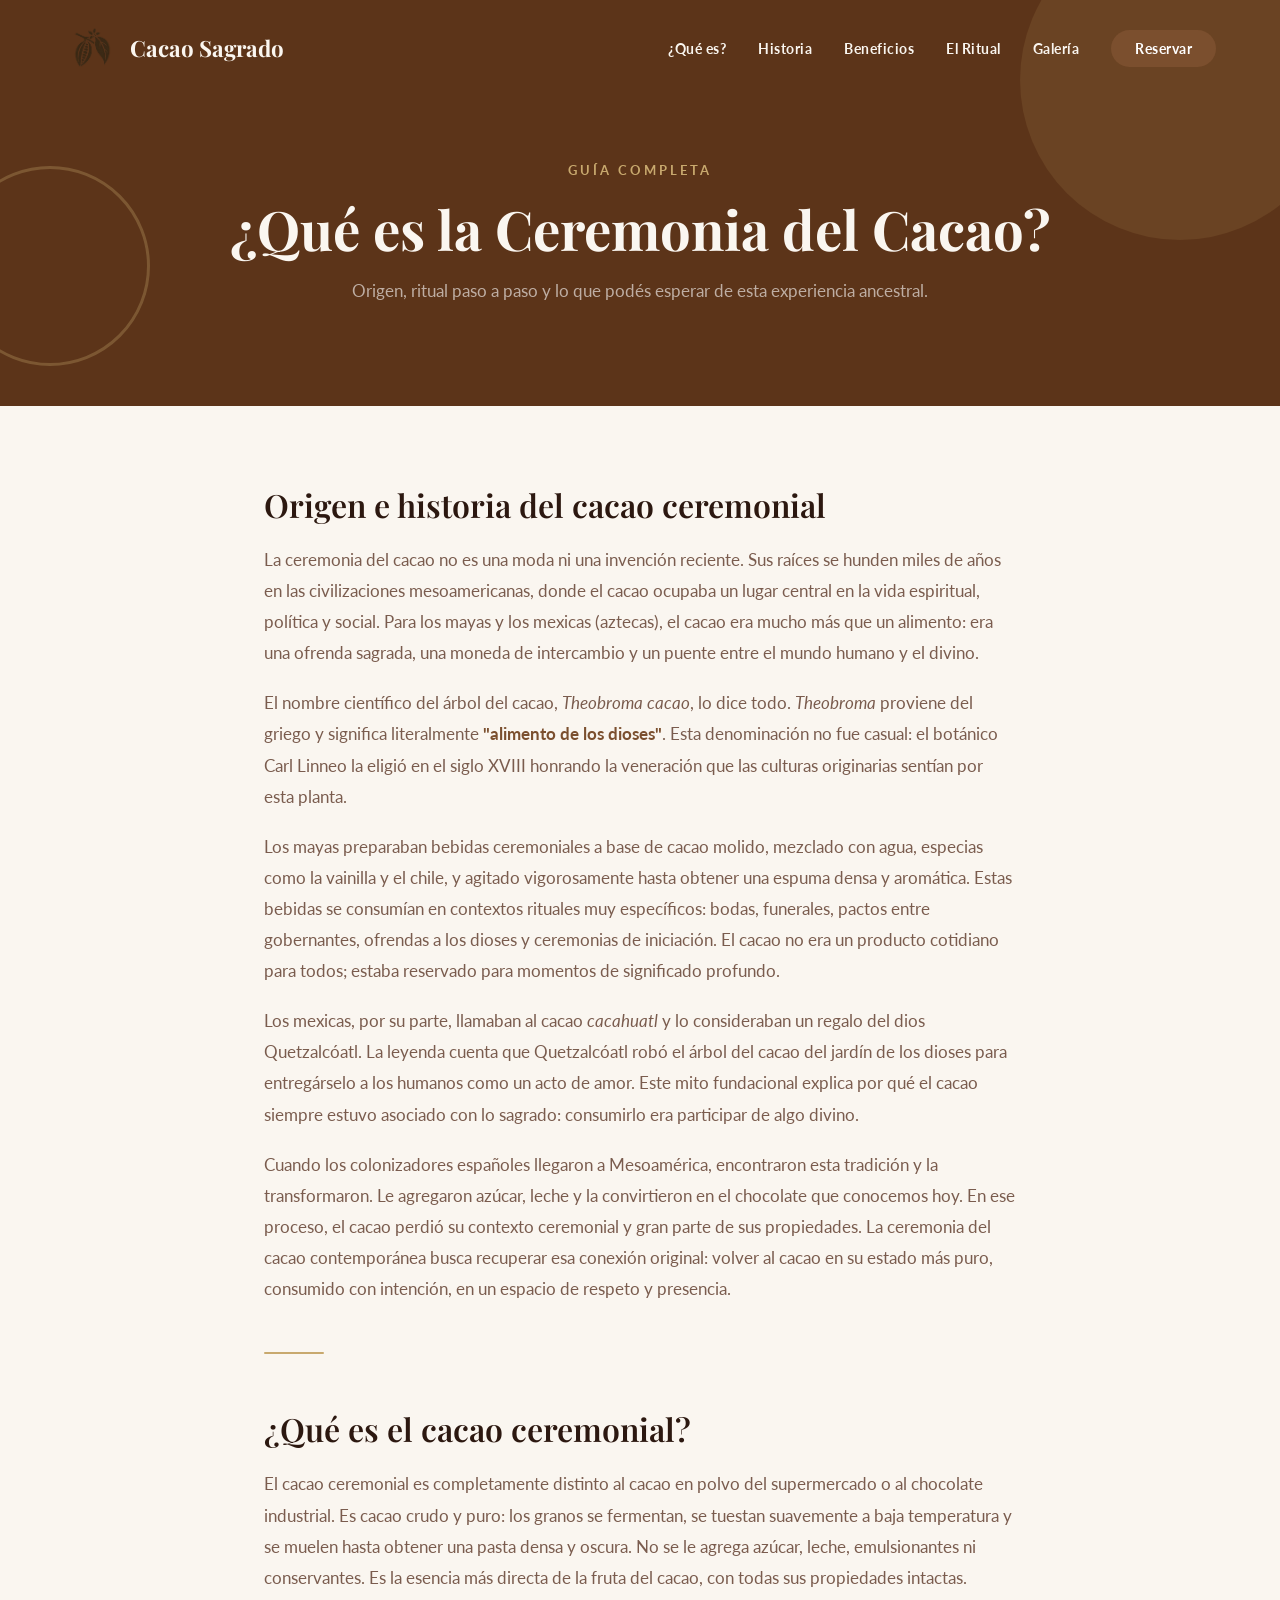
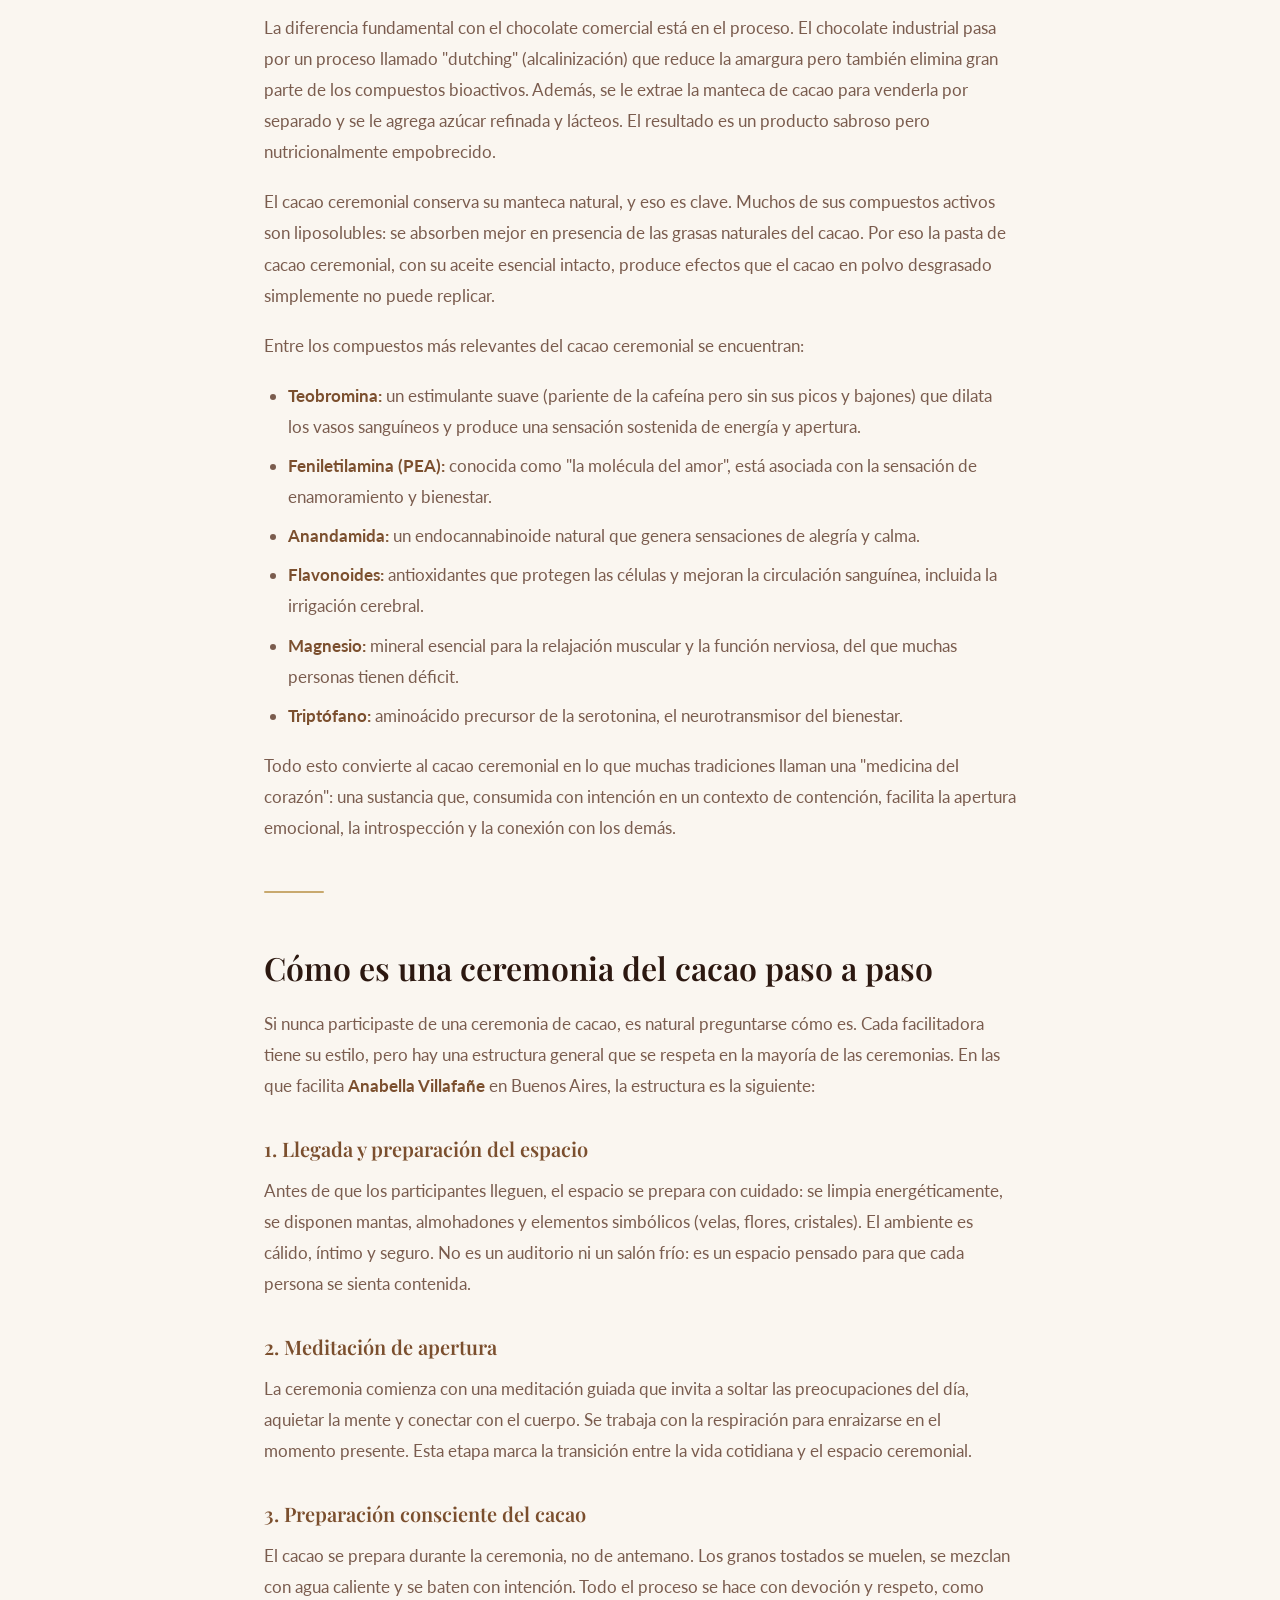
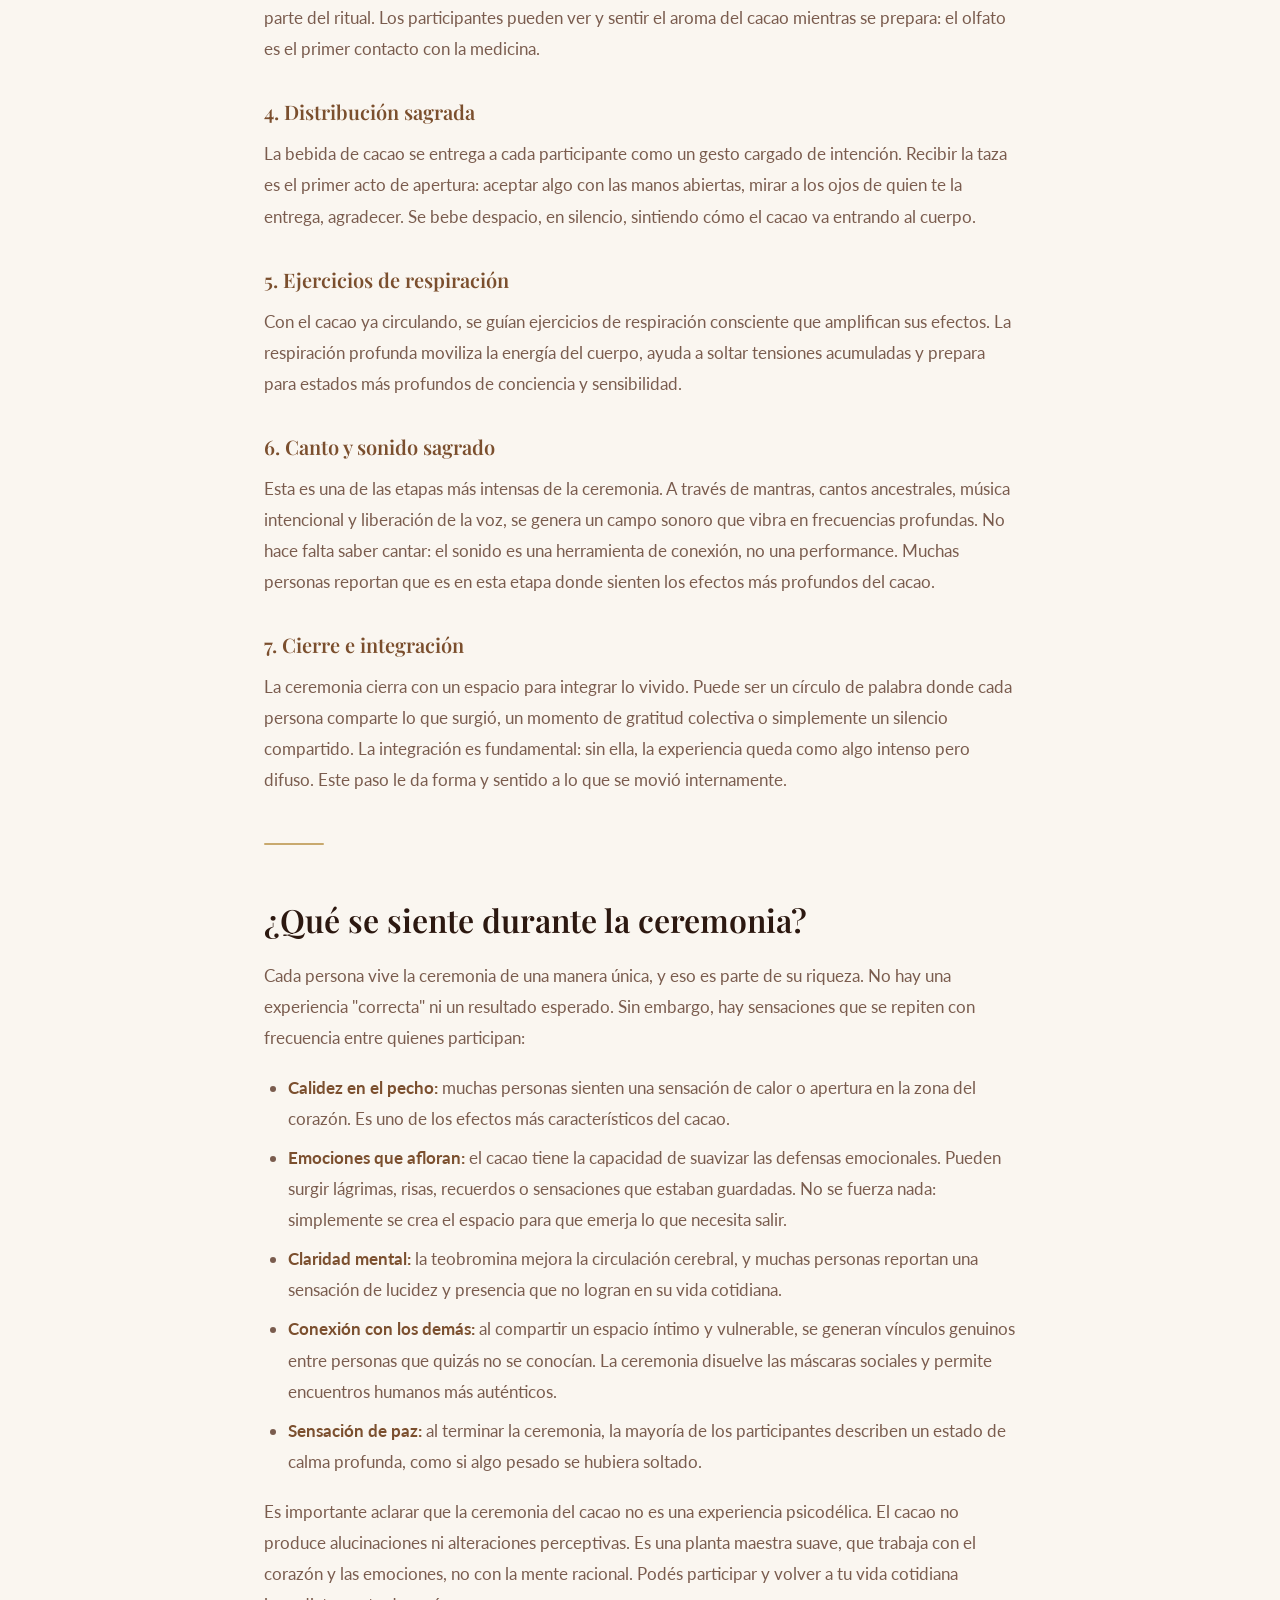
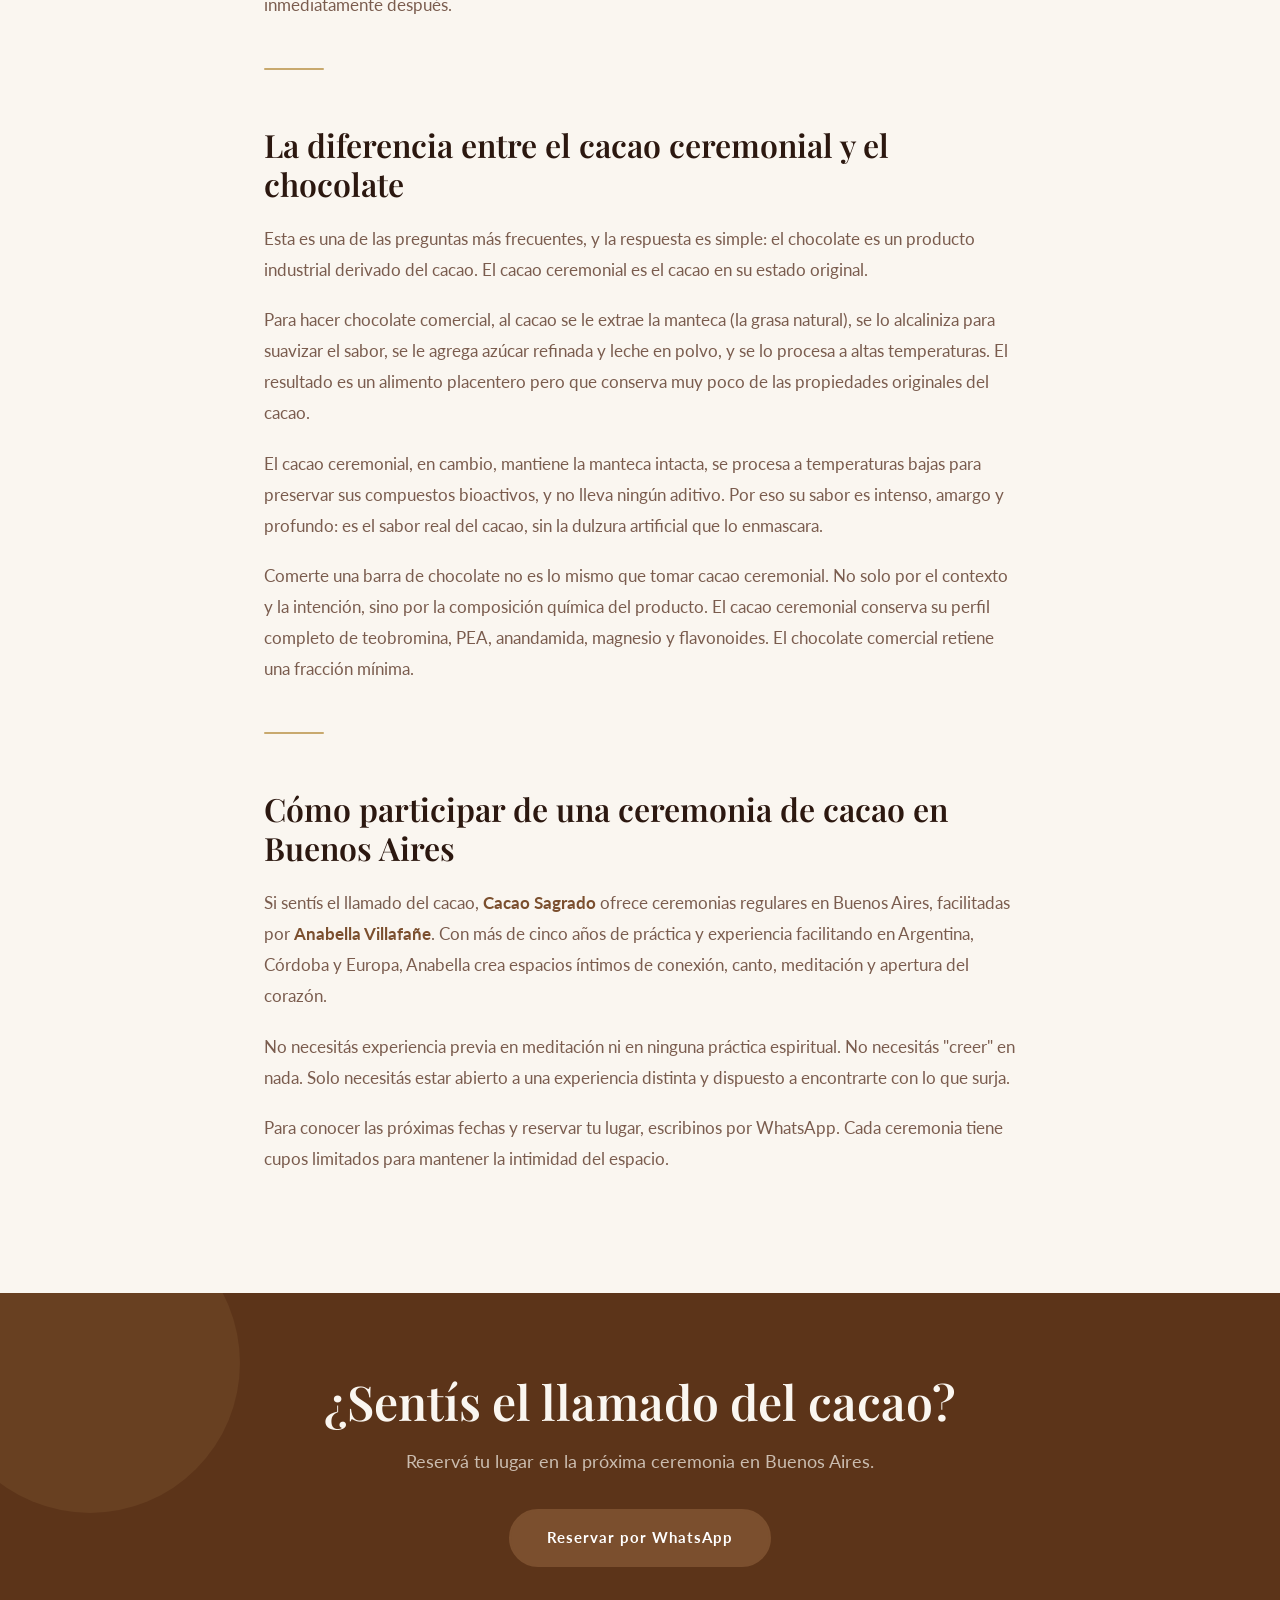
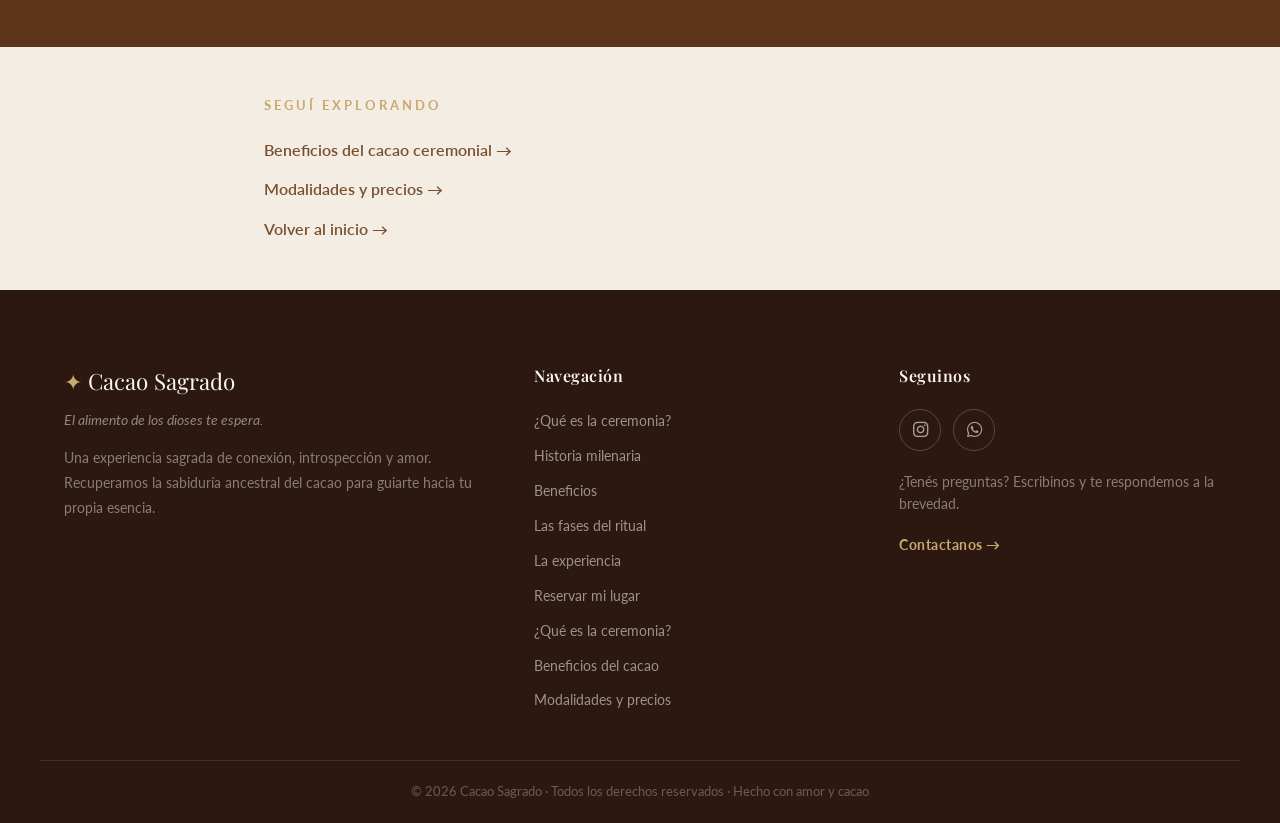
<file: que-es-la-ceremonia-del-cacao.html>
<!DOCTYPE html>
<html lang="es">
<head>
  <meta charset="UTF-8" />
  <meta name="viewport" content="width=device-width, initial-scale=1.0" />
  <meta name="description" content="Descubrí qué es la ceremonia del cacao: un ritual ancestral mesoamericano con cacao puro que abre el corazón y fomenta la conexión. Ceremonias en Buenos Aires." />
  <meta name="robots" content="index, follow" />
  <link rel="canonical" href="https://theobromacacao.com.ar/que-es-la-ceremonia-del-cacao.html" />

  <!-- Open Graph -->
  <meta property="og:type" content="article" />
  <meta property="og:url" content="https://theobromacacao.com.ar/que-es-la-ceremonia-del-cacao.html" />
  <meta property="og:title" content="¿Qué es la Ceremonia del Cacao? Origen, ritual y experiencia | Cacao Sagrado" />
  <meta property="og:description" content="Descubrí qué es la ceremonia del cacao: un ritual ancestral mesoamericano con cacao puro que abre el corazón y fomenta la conexión. Ceremonias en Buenos Aires." />
  <meta property="og:image" content="https://theobromacacao.com.ar/img/logo-empresa-ceremonia-del-cacao.jpeg" />
  <meta property="og:site_name" content="Cacao Sagrado" />
  <meta property="og:locale" content="es_AR" />

  <title>¿Qué es la Ceremonia del Cacao? Origen, ritual y experiencia | Cacao Sagrado</title>
  <link rel="icon" type="image/png" sizes="128x128" href="img/favicon.png" />
  <link rel="preconnect" href="https://fonts.googleapis.com" />
  <link rel="preconnect" href="https://fonts.gstatic.com" crossorigin />
  <link href="https://fonts.googleapis.com/css2?family=Playfair+Display:ital,wght@0,400;0,600;0,700;1,400&family=Lato:wght@300;400;700&display=swap" rel="stylesheet" />
  <link rel="stylesheet" href="https://cdnjs.cloudflare.com/ajax/libs/font-awesome/6.4.0/css/all.min.css" />
  <link rel="stylesheet" href="css/styles.css" />

  <!-- JSON-LD Article -->
  <script type="application/ld+json">
  {
    "@context": "https://schema.org",
    "@type": "Article",
    "headline": "¿Qué es la Ceremonia del Cacao?",
    "description": "Guía completa sobre la ceremonia del cacao: origen mesoamericano, qué es el cacao ceremonial, cómo es el ritual paso a paso y qué se siente durante la experiencia.",
    "image": "https://theobromacacao.com.ar/img/logo-empresa-ceremonia-del-cacao.jpeg",
    "author": {
      "@type": "Person",
      "name": "Anabella Villafañe",
      "url": "https://www.instagram.com/anabellavillafane10"
    },
    "publisher": {
      "@type": "Organization",
      "name": "Cacao Sagrado",
      "logo": {
        "@type": "ImageObject",
        "url": "https://theobromacacao.com.ar/img/logo-empresa-ceremonia-del-cacao.jpeg"
      }
    },
    "mainEntityOfPage": "https://theobromacacao.com.ar/que-es-la-ceremonia-del-cacao.html",
    "inLanguage": "es",
    "datePublished": "2026-07-23T00:00:00-03:00",
    "dateModified": "2026-07-23T00:00:00-03:00"
  }
  </script>
</head>
<body>

  <!-- ====== NAVBAR ====== -->
  <nav class="navbar scrolled" id="navbar">
    <div class="container nav-container">
      <a href="index.html" class="logo">
        <img src="img/logo-empresa-ceremonia-del-cacao-removebg-preview.png" alt="Cacao Sagrado" class="logo-icon" width="500" height="500" />
        Cacao Sagrado
      </a>
      <ul class="nav-links" id="nav-links">
        <button class="nav-close" id="nav-close" aria-label="Cerrar menú"><i class="fa-solid fa-xmark"></i></button>
        <li><a href="index.html#que-es">¿Qué es?</a></li>
        <li><a href="index.html#historia">Historia</a></li>
        <li><a href="index.html#beneficios">Beneficios</a></li>
        <li><a href="index.html#ritual">El Ritual</a></li>
        <li><a href="galeria.html">Galería</a></li>
        <li><a href="https://wa.me/5491158354649" class="nav-cta" target="_blank" rel="noopener">Reservar</a></li>
      </ul>
      <button class="hamburger" id="hamburger" aria-label="Menú"><span></span><span></span><span></span></button>
    </div>
  </nav>

  <!-- ====== HERO ====== -->
  <div class="article-hero">
    <div class="container" style="position:relative;z-index:1;">
      <span class="section-label fade-in-up">Guía completa</span>
      <h1 class="fade-in-up">¿Qué es la Ceremonia del Cacao?</h1>
      <p class="fade-in-up">Origen, ritual paso a paso y lo que podés esperar de esta experiencia ancestral.</p>
    </div>
  </div>

  <!-- ====== ARTICLE BODY ====== -->
  <article class="article-body">
    <div class="container">

      <h2 class="fade-in-up">Origen e historia del cacao ceremonial</h2>

      <p class="fade-in-up">La ceremonia del cacao no es una moda ni una invención reciente. Sus raíces se hunden miles de años en las civilizaciones mesoamericanas, donde el cacao ocupaba un lugar central en la vida espiritual, política y social. Para los mayas y los mexicas (aztecas), el cacao era mucho más que un alimento: era una ofrenda sagrada, una moneda de intercambio y un puente entre el mundo humano y el divino.</p>

      <p class="fade-in-up">El nombre científico del árbol del cacao, <em>Theobroma cacao</em>, lo dice todo. <em>Theobroma</em> proviene del griego y significa literalmente <strong>"alimento de los dioses"</strong>. Esta denominación no fue casual: el botánico Carl Linneo la eligió en el siglo XVIII honrando la veneración que las culturas originarias sentían por esta planta.</p>

      <p class="fade-in-up">Los mayas preparaban bebidas ceremoniales a base de cacao molido, mezclado con agua, especias como la vainilla y el chile, y agitado vigorosamente hasta obtener una espuma densa y aromática. Estas bebidas se consumían en contextos rituales muy específicos: bodas, funerales, pactos entre gobernantes, ofrendas a los dioses y ceremonias de iniciación. El cacao no era un producto cotidiano para todos; estaba reservado para momentos de significado profundo.</p>

      <p class="fade-in-up">Los mexicas, por su parte, llamaban al cacao <em>cacahuatl</em> y lo consideraban un regalo del dios Quetzalcóatl. La leyenda cuenta que Quetzalcóatl robó el árbol del cacao del jardín de los dioses para entregárselo a los humanos como un acto de amor. Este mito fundacional explica por qué el cacao siempre estuvo asociado con lo sagrado: consumirlo era participar de algo divino.</p>

      <p class="fade-in-up">Cuando los colonizadores españoles llegaron a Mesoamérica, encontraron esta tradición y la transformaron. Le agregaron azúcar, leche y la convirtieron en el chocolate que conocemos hoy. En ese proceso, el cacao perdió su contexto ceremonial y gran parte de sus propiedades. La ceremonia del cacao contemporánea busca recuperar esa conexión original: volver al cacao en su estado más puro, consumido con intención, en un espacio de respeto y presencia.</p>

      <div class="article-divider fade-in-up"></div>

      <h2 class="fade-in-up">¿Qué es el cacao ceremonial?</h2>

      <p class="fade-in-up">El cacao ceremonial es completamente distinto al cacao en polvo del supermercado o al chocolate industrial. Es cacao crudo y puro: los granos se fermentan, se tuestan suavemente a baja temperatura y se muelen hasta obtener una pasta densa y oscura. No se le agrega azúcar, leche, emulsionantes ni conservantes. Es la esencia más directa de la fruta del cacao, con todas sus propiedades intactas.</p>

      <p class="fade-in-up">La diferencia fundamental con el chocolate comercial está en el proceso. El chocolate industrial pasa por un proceso llamado "dutching" (alcalinización) que reduce la amargura pero también elimina gran parte de los compuestos bioactivos. Además, se le extrae la manteca de cacao para venderla por separado y se le agrega azúcar refinada y lácteos. El resultado es un producto sabroso pero nutricionalmente empobrecido.</p>

      <p class="fade-in-up">El cacao ceremonial conserva su manteca natural, y eso es clave. Muchos de sus compuestos activos son liposolubles: se absorben mejor en presencia de las grasas naturales del cacao. Por eso la pasta de cacao ceremonial, con su aceite esencial intacto, produce efectos que el cacao en polvo desgrasado simplemente no puede replicar.</p>

      <p class="fade-in-up">Entre los compuestos más relevantes del cacao ceremonial se encuentran:</p>

      <ul class="fade-in-up">
        <li><strong>Teobromina:</strong> un estimulante suave (pariente de la cafeína pero sin sus picos y bajones) que dilata los vasos sanguíneos y produce una sensación sostenida de energía y apertura.</li>
        <li><strong>Feniletilamina (PEA):</strong> conocida como "la molécula del amor", está asociada con la sensación de enamoramiento y bienestar.</li>
        <li><strong>Anandamida:</strong> un endocannabinoide natural que genera sensaciones de alegría y calma.</li>
        <li><strong>Flavonoides:</strong> antioxidantes que protegen las células y mejoran la circulación sanguínea, incluida la irrigación cerebral.</li>
        <li><strong>Magnesio:</strong> mineral esencial para la relajación muscular y la función nerviosa, del que muchas personas tienen déficit.</li>
        <li><strong>Triptófano:</strong> aminoácido precursor de la serotonina, el neurotransmisor del bienestar.</li>
      </ul>

      <p class="fade-in-up">Todo esto convierte al cacao ceremonial en lo que muchas tradiciones llaman una "medicina del corazón": una sustancia que, consumida con intención en un contexto de contención, facilita la apertura emocional, la introspección y la conexión con los demás.</p>

      <div class="article-divider fade-in-up"></div>

      <h2 class="fade-in-up">Cómo es una ceremonia del cacao paso a paso</h2>

      <p class="fade-in-up">Si nunca participaste de una ceremonia de cacao, es natural preguntarse cómo es. Cada facilitadora tiene su estilo, pero hay una estructura general que se respeta en la mayoría de las ceremonias. En las que facilita <strong>Anabella Villafañe</strong> en Buenos Aires, la estructura es la siguiente:</p>

      <h3 class="fade-in-up">1. Llegada y preparación del espacio</h3>
      <p class="fade-in-up">Antes de que los participantes lleguen, el espacio se prepara con cuidado: se limpia energéticamente, se disponen mantas, almohadones y elementos simbólicos (velas, flores, cristales). El ambiente es cálido, íntimo y seguro. No es un auditorio ni un salón frío: es un espacio pensado para que cada persona se sienta contenida.</p>

      <h3 class="fade-in-up">2. Meditación de apertura</h3>
      <p class="fade-in-up">La ceremonia comienza con una meditación guiada que invita a soltar las preocupaciones del día, aquietar la mente y conectar con el cuerpo. Se trabaja con la respiración para enraizarse en el momento presente. Esta etapa marca la transición entre la vida cotidiana y el espacio ceremonial.</p>

      <h3 class="fade-in-up">3. Preparación consciente del cacao</h3>
      <p class="fade-in-up">El cacao se prepara durante la ceremonia, no de antemano. Los granos tostados se muelen, se mezclan con agua caliente y se baten con intención. Todo el proceso se hace con devoción y respeto, como parte del ritual. Los participantes pueden ver y sentir el aroma del cacao mientras se prepara: el olfato es el primer contacto con la medicina.</p>

      <h3 class="fade-in-up">4. Distribución sagrada</h3>
      <p class="fade-in-up">La bebida de cacao se entrega a cada participante como un gesto cargado de intención. Recibir la taza es el primer acto de apertura: aceptar algo con las manos abiertas, mirar a los ojos de quien te la entrega, agradecer. Se bebe despacio, en silencio, sintiendo cómo el cacao va entrando al cuerpo.</p>

      <h3 class="fade-in-up">5. Ejercicios de respiración</h3>
      <p class="fade-in-up">Con el cacao ya circulando, se guían ejercicios de respiración consciente que amplifican sus efectos. La respiración profunda moviliza la energía del cuerpo, ayuda a soltar tensiones acumuladas y prepara para estados más profundos de conciencia y sensibilidad.</p>

      <h3 class="fade-in-up">6. Canto y sonido sagrado</h3>
      <p class="fade-in-up">Esta es una de las etapas más intensas de la ceremonia. A través de mantras, cantos ancestrales, música intencional y liberación de la voz, se genera un campo sonoro que vibra en frecuencias profundas. No hace falta saber cantar: el sonido es una herramienta de conexión, no una performance. Muchas personas reportan que es en esta etapa donde sienten los efectos más profundos del cacao.</p>

      <h3 class="fade-in-up">7. Cierre e integración</h3>
      <p class="fade-in-up">La ceremonia cierra con un espacio para integrar lo vivido. Puede ser un círculo de palabra donde cada persona comparte lo que surgió, un momento de gratitud colectiva o simplemente un silencio compartido. La integración es fundamental: sin ella, la experiencia queda como algo intenso pero difuso. Este paso le da forma y sentido a lo que se movió internamente.</p>

      <div class="article-divider fade-in-up"></div>

      <h2 class="fade-in-up">¿Qué se siente durante la ceremonia?</h2>

      <p class="fade-in-up">Cada persona vive la ceremonia de una manera única, y eso es parte de su riqueza. No hay una experiencia "correcta" ni un resultado esperado. Sin embargo, hay sensaciones que se repiten con frecuencia entre quienes participan:</p>

      <ul class="fade-in-up">
        <li><strong>Calidez en el pecho:</strong> muchas personas sienten una sensación de calor o apertura en la zona del corazón. Es uno de los efectos más característicos del cacao.</li>
        <li><strong>Emociones que afloran:</strong> el cacao tiene la capacidad de suavizar las defensas emocionales. Pueden surgir lágrimas, risas, recuerdos o sensaciones que estaban guardadas. No se fuerza nada: simplemente se crea el espacio para que emerja lo que necesita salir.</li>
        <li><strong>Claridad mental:</strong> la teobromina mejora la circulación cerebral, y muchas personas reportan una sensación de lucidez y presencia que no logran en su vida cotidiana.</li>
        <li><strong>Conexión con los demás:</strong> al compartir un espacio íntimo y vulnerable, se generan vínculos genuinos entre personas que quizás no se conocían. La ceremonia disuelve las máscaras sociales y permite encuentros humanos más auténticos.</li>
        <li><strong>Sensación de paz:</strong> al terminar la ceremonia, la mayoría de los participantes describen un estado de calma profunda, como si algo pesado se hubiera soltado.</li>
      </ul>

      <p class="fade-in-up">Es importante aclarar que la ceremonia del cacao no es una experiencia psicodélica. El cacao no produce alucinaciones ni alteraciones perceptivas. Es una planta maestra suave, que trabaja con el corazón y las emociones, no con la mente racional. Podés participar y volver a tu vida cotidiana inmediatamente después.</p>

      <div class="article-divider fade-in-up"></div>

      <h2 class="fade-in-up">La diferencia entre el cacao ceremonial y el chocolate</h2>

      <p class="fade-in-up">Esta es una de las preguntas más frecuentes, y la respuesta es simple: el chocolate es un producto industrial derivado del cacao. El cacao ceremonial es el cacao en su estado original.</p>

      <p class="fade-in-up">Para hacer chocolate comercial, al cacao se le extrae la manteca (la grasa natural), se lo alcaliniza para suavizar el sabor, se le agrega azúcar refinada y leche en polvo, y se lo procesa a altas temperaturas. El resultado es un alimento placentero pero que conserva muy poco de las propiedades originales del cacao.</p>

      <p class="fade-in-up">El cacao ceremonial, en cambio, mantiene la manteca intacta, se procesa a temperaturas bajas para preservar sus compuestos bioactivos, y no lleva ningún aditivo. Por eso su sabor es intenso, amargo y profundo: es el sabor real del cacao, sin la dulzura artificial que lo enmascara.</p>

      <p class="fade-in-up">Comerte una barra de chocolate no es lo mismo que tomar cacao ceremonial. No solo por el contexto y la intención, sino por la composición química del producto. El cacao ceremonial conserva su perfil completo de teobromina, PEA, anandamida, magnesio y flavonoides. El chocolate comercial retiene una fracción mínima.</p>

      <div class="article-divider fade-in-up"></div>

      <h2 class="fade-in-up">Cómo participar de una ceremonia de cacao en Buenos Aires</h2>

      <p class="fade-in-up">Si sentís el llamado del cacao, <strong>Cacao Sagrado</strong> ofrece ceremonias regulares en Buenos Aires, facilitadas por <strong>Anabella Villafañe</strong>. Con más de cinco años de práctica y experiencia facilitando en Argentina, Córdoba y Europa, Anabella crea espacios íntimos de conexión, canto, meditación y apertura del corazón.</p>

      <p class="fade-in-up">No necesitás experiencia previa en meditación ni en ninguna práctica espiritual. No necesitás "creer" en nada. Solo necesitás estar abierto a una experiencia distinta y dispuesto a encontrarte con lo que surja.</p>

      <p class="fade-in-up">Para conocer las próximas fechas y reservar tu lugar, escribinos por WhatsApp. Cada ceremonia tiene cupos limitados para mantener la intimidad del espacio.</p>

    </div>
  </article>

  <!-- ====== CTA ====== -->
  <section class="article-cta-section">
    <div class="container fade-in-up">
      <h2>¿Sentís el llamado del cacao?</h2>
      <p>Reservá tu lugar en la próxima ceremonia en Buenos Aires.</p>
      <a href="https://wa.me/5491158354649" class="btn btn-primary" target="_blank" rel="noopener">Reservar por WhatsApp</a>
    </div>
  </section>

  <!-- ====== ARTÍCULOS RELACIONADOS ====== -->
  <div class="article-nav">
    <div class="container fade-in-up">
      <p class="article-nav-title">Seguí explorando</p>
      <div class="article-nav-links">
        <a href="beneficios-del-cacao-ceremonial.html">Beneficios del cacao ceremonial &rarr;</a>
        <a href="ceremonia-de-cacao-precios.html">Modalidades y precios &rarr;</a>
        <a href="index.html">Volver al inicio &rarr;</a>
      </div>
    </div>
  </div>

  <!-- ====== FOOTER ====== -->
  <footer class="footer">
    <div class="container footer-container">

      <div class="footer-brand">
        <p class="footer-logo"><span>&#10022;</span> Cacao Sagrado</p>
        <p class="footer-tagline">El alimento de los dioses te espera.</p>
        <p class="footer-desc">Una experiencia sagrada de conexión, introspección y amor. Recuperamos la sabiduría ancestral del cacao para guiarte hacia tu propia esencia.</p>
      </div>

      <div class="footer-nav">
        <h4 class="footer-heading">Navegación</h4>
        <div class="footer-links">
          <a href="index.html#que-es">¿Qué es la ceremonia?</a>
          <a href="index.html#historia">Historia milenaria</a>
          <a href="index.html#beneficios">Beneficios</a>
          <a href="index.html#ritual">Las fases del ritual</a>
          <a href="index.html#experiencia">La experiencia</a>
          <a href="index.html#reserva">Reservar mi lugar</a>
          <a href="que-es-la-ceremonia-del-cacao.html">¿Qué es la ceremonia?</a>
          <a href="beneficios-del-cacao-ceremonial.html">Beneficios del cacao</a>
          <a href="ceremonia-de-cacao-precios.html">Modalidades y precios</a>
        </div>
      </div>

      <div class="footer-contact">
        <h4 class="footer-heading">Seguinos</h4>
        <div class="footer-social">
          <a href="https://www.instagram.com/anabellavillafane10?igsh=MTZ3b2ZrZms0M3Rqdw==" aria-label="Instagram" target="_blank" rel="noopener"><i class="fa-brands fa-instagram"></i></a>
          <a href="https://wa.me/5491158354649" aria-label="WhatsApp" target="_blank" rel="noopener"><i class="fa-brands fa-whatsapp"></i></a>
        </div>
        <p class="footer-contact-text">¿Tenés preguntas? Escribinos y te respondemos a la brevedad.</p>
        <a href="index.html#reserva" class="footer-cta">Contactanos &rarr;</a>
      </div>

    </div>
    <div class="footer-bottom">
      <p>&copy; 2026 Cacao Sagrado &middot; Todos los derechos reservados &middot; Hecho con amor y cacao</p>
    </div>
  </footer>

  <script src="java/main.js"></script>
</body>
</html>
</file>
<file: css/styles.css>
/* ====== VARIABLES & RESET ====== */
:root {
  --cream:        #FAF6F0;
  --cream-alt:    #F3EDE4;
  --light-brown:  #E8D5C4;
  --brown:        #7B4F2E;
  --brown-dark:   #5C3419;
  --green:        #4A7C59;
  --green-dark:   #2D5A3D;
  --gold:         #C8A96E;
  --dark:         #2C1810;
  --text:         #3D2B1F;
  --text-light:   #7A5C4E;
  --white:        #FFFFFF;

  --font-heading: 'Playfair Display', serif;
  --font-body:    'Lato', sans-serif;

  --container-max:    1200px;
  --section-padding:  100px 0;
  --transition:       all 0.3s ease;
  --shadow:           0 8px 32px rgba(44, 24, 16, 0.12);
  --radius:           12px;
}

*, *::before, *::after {
  box-sizing: border-box;
  margin: 0;
  padding: 0;
}

html {
  scroll-behavior: smooth;
}

body {
  font-family: var(--font-body);
  background-color: var(--cream);
  color: var(--text);
  line-height: 1.7;
  font-size: 16px;
  overflow-x: hidden;
  animation: pageIn 0.55s ease both;
}

@keyframes pageIn {
  from { opacity: 0; }
  to   { opacity: 1; }
}

@keyframes pageOut {
  to { opacity: 0; }
}

body.page-out {
  animation: pageOut 0.35s ease forwards;
}

img {
  max-width: 100%;
  height: auto;
  display: block;
}

a {
  text-decoration: none;
  color: inherit;
}

/* ====== TYPOGRAPHY ====== */
h1, h2, h3 {
  font-family: var(--font-heading);
  line-height: 1.2;
}

h1 { font-size: clamp(2.5rem, 6vw, 5rem); font-weight: 700; }
h2 { font-size: clamp(2rem, 4vw, 3rem);   font-weight: 600; }
h3 { font-size: 1.25rem;                  font-weight: 600; }

p            { margin-bottom: 1rem; }
p:last-child { margin-bottom: 0; }

em     { font-style: italic; }
strong { font-weight: 700; color: var(--brown); }

/* ====== LAYOUT ====== */
.container {
  max-width: var(--container-max);
  margin: 0 auto;
  padding: 0 24px;
}

.section {
  padding: var(--section-padding);
}

.two-col {
  display: grid;
  grid-template-columns: 1fr 1fr;
  gap: 64px;
  align-items: center;
}

.two-col-reverse .col-image { order: -1; }

.col-image img {
  width: 100%;
  height: 480px;
  object-fit: cover;
  border-radius: var(--radius);
  box-shadow: var(--shadow);
}

/* ====== SECTION LABEL & HEADER ====== */
.section-label {
  display: inline-block;
  font-family: var(--font-body);
  font-size: 0.8rem;
  font-weight: 700;
  letter-spacing: 3px;
  text-transform: uppercase;
  color: var(--gold);
  margin-bottom: 12px;
}

.section-label.centered { display: block; text-align: center; }

.section-header {
  text-align: center;
  max-width: 700px;
  margin: 0 auto 60px;
}

.section-intro {
  font-size: 1.1rem;
  color: var(--text-light);
  margin-top: 16px;
}

.section-intro.light { color: rgba(250, 246, 240, 0.8); }

h2.light { color: var(--cream); }

/* ====== BUTTONS ====== */
.btn {
  display: inline-block;
  padding: 14px 36px;
  border-radius: 50px;
  font-family: var(--font-body);
  font-size: 0.95rem;
  font-weight: 700;
  letter-spacing: 1px;
  cursor: pointer;
  transition: var(--transition);
  border: 2px solid transparent;
}

.btn-primary {
  background: var(--brown);
  color: var(--white);
  border-color: var(--brown);
}

.btn-primary:hover {
  background: var(--brown-dark);
  border-color: var(--brown-dark);
  transform: translateY(-2px);
  box-shadow: 0 8px 24px rgba(123, 79, 46, 0.35);
}

.btn-outline {
  background: transparent;
  color: var(--brown);
  border-color: var(--brown);
  margin-top: 8px;
}

.btn-outline:hover {
  background: var(--brown);
  color: var(--white);
  transform: translateY(-2px);
}

.btn-cream {
  background: var(--cream);
  color: var(--brown);
  border-color: var(--cream);
  font-size: 1rem;
  padding: 16px 48px;
}

.btn-cream:hover {
  background: transparent;
  color: var(--cream);
  border-color: var(--cream);
  transform: translateY(-2px);
}

/* ====== NAVBAR ====== */
.navbar {
  position: fixed;
  top: 0;
  left: 0;
  right: 0;
  z-index: 1000;
  padding: 20px 0;
  transition: var(--transition);
  background: transparent;
}

.navbar.scrolled {
  background: var(--cream);
  padding: 12px 0;
  box-shadow: 0 2px 20px rgba(44, 24, 16, 0.1);
}

.nav-container {
  display: flex;
  align-items: center;
  justify-content: space-between;
}

.logo {
  font-family: var(--font-heading);
  font-size: 1.4rem;
  font-weight: 700;
  color: var(--cream);
  transition: var(--transition);
  display: flex;
  align-items: center;
  white-space: nowrap;
}

.navbar.scrolled .logo { color: var(--dark); }

.logo-icon {
  height: 56px;
  width: auto;
  margin-right: 10px;
  flex-shrink: 0;
}

.nav-links {
  display: flex;
  list-style: none;
  gap: 32px;
  align-items: center;
}

.nav-links a {
  font-size: 0.9rem;
  font-weight: 700;
  letter-spacing: 0.5px;
  color: var(--cream);
  transition: color 0.3s ease;
  position: relative;
}

.nav-links a::after {
  content: '';
  position: absolute;
  bottom: -3px;
  left: 0;
  width: 0;
  height: 2px;
  background: var(--gold);
  border-radius: 2px;
  transition: width 0.3s ease;
}

.navbar.scrolled .nav-links a {
  color: var(--text);
}

.navbar.scrolled .nav-links a::after {
  background: var(--brown);
}

.nav-links a:hover { color: var(--gold); }
.nav-links a:hover::after { width: 100%; }

.navbar.scrolled .nav-links a:hover { color: var(--brown); }

.nav-links .nav-cta {
  background: var(--brown);
  color: var(--white) !important;
  padding: 10px 24px;
  border-radius: 50px;
  transition: background 0.4s ease, transform 0.4s ease, box-shadow 0.4s ease;
}

.nav-links .nav-cta::after { display: none; }

.nav-links .nav-cta:hover {
  background: var(--brown-dark);
  color: var(--white) !important;
  transform: translateY(-4px);
  box-shadow: 0 8px 20px rgba(44, 24, 16, 0.30);
}

.nav-close {
  display: none;
  position: absolute;
  top: 24px;
  right: 24px;
  background: none;
  border: none;
  cursor: pointer;
  color: var(--dark);
  font-size: 1.6rem;
  line-height: 1;
  padding: 4px;
  transition: var(--transition);
}

.nav-close:hover { color: var(--brown); transform: rotate(90deg); }

.hamburger {
  display: none;
  flex-direction: column;
  gap: 5px;
  background: none;
  border: none;
  cursor: pointer;
  padding: 4px;
}

.hamburger span {
  display: block;
  width: 24px;
  height: 2px;
  background: var(--cream);
  transition: var(--transition);
  border-radius: 2px;
}

.navbar.scrolled .hamburger span { background: var(--dark); }

/* ====== HERO ====== */
.hero {
  position: relative;
  height: 100vh;
  min-height: 600px;
  display: flex;
  align-items: center;
  justify-content: center;
  text-align: center;
  background-color: var(--brown-dark, #2C1810);
  background-image: url('../img/img-seccion-hero.jpeg');
  background-size: cover;
  background-position: center 85%;
  background-attachment: scroll;
}

.hero-overlay {
  position: absolute;
  inset: 0;
  background: linear-gradient(
    to bottom,
    rgba(20, 10, 5, 0.62) 0%,
    rgba(20, 10, 5, 0.50) 50%,
    rgba(20, 10, 5, 0.75) 100%
  );
}

.hero-content {
  position: relative;
  z-index: 1;
  color: var(--white);
  max-width: 800px;
  padding: 0 24px;
}

.hero-eyebrow {
  font-family: var(--font-body);
  font-size: 0.85rem;
  font-weight: 700;
  letter-spacing: 4px;
  text-transform: uppercase;
  color: var(--gold);
  margin-bottom: 16px;
}

.hero-title {
  color: var(--white);
  margin-bottom: 24px;
  text-shadow: 0 2px 20px rgba(0, 0, 0, 0.3);
  max-width: 500px;
}

.hero-title em {
  font-style: italic;
  color: var(--gold);
}

.hero-sub {
  font-size: 1.2rem;
  color: rgba(255, 255, 255, 0.9);
  margin-bottom: 40px;
  font-weight: 300;
  line-height: 1.8;
}

.hero-scroll {
  position: absolute;
  bottom: 32px;
  left: 50%;
  transform: translateX(-50%);
  color: rgba(255, 255, 255, 0.7);
  display: flex;
  flex-direction: column;
  align-items: center;
  gap: 8px;
  font-size: 0.75rem;
  letter-spacing: 2px;
  text-transform: uppercase;
  animation: bounce 2s ease-in-out infinite;
}

@keyframes bounce {
  0%, 100% { transform: translateX(-50%) translateY(0); }
  50%       { transform: translateX(-50%) translateY(8px); }
}

/* ====== SECTION VARIANTS ====== */
.section-alt  { background: var(--cream-alt); }

.section-dark { background: var(--green-dark); }
.section-dark h2,
.section-dark h3       { color: var(--cream); }
.section-dark p        { color: rgba(250, 246, 240, 0.85); }

.section-brown         { background: #6B4226; }
.section-brown h2      { color: var(--cream); }
.section-brown p       { color: rgba(250, 246, 240, 0.9); }

/* ====== CARDS GRID ====== */
.cards-grid {
  display: grid;
  grid-template-columns: repeat(3, 1fr);
  gap: 28px;
  perspective: 1200px;
}

.card {
  background: var(--white);
  border-radius: var(--radius);
  padding: 36px 28px;
  box-shadow: var(--shadow);
  transition: box-shadow 0.3s ease, border-bottom-color 0.3s ease, transform 0.5s ease;
  border-bottom: 3px solid transparent;
  will-change: transform;
  transform-style: preserve-3d;
  cursor: default;
}

.card:hover {
  border-bottom-color: var(--green);
  box-shadow: 0 20px 52px rgba(44, 24, 16, 0.18);
}

.card-icon {
  width: 56px;
  height: 56px;
  background: var(--green-dark);
  border-radius: 50%;
  display: flex;
  align-items: center;
  justify-content: center;
  margin-bottom: 20px;
}

.card-icon i { font-size: 1.3rem; color: var(--gold); }

.card h3 { margin-bottom: 12px; color: var(--dark); }

.card p {
  color: var(--text-light);
  font-size: 0.95rem;
  line-height: 1.7;
}

/* ====== TIMELINE ====== */
.timeline {
  display: grid;
  grid-template-columns: 1fr 1fr;
  gap: 40px 60px;
}

.timeline-item {
  display: flex;
  gap: 24px;
  align-items: flex-start;
}

.timeline-number {
  font-family: var(--font-heading);
  font-size: 3rem;
  font-weight: 700;
  color: var(--gold);
  opacity: 0.6;
  line-height: 1;
  flex-shrink: 0;
  width: 70px;
}

.timeline-content h3 { color: var(--cream); margin-bottom: 8px; font-size: 1.15rem; }
.timeline-content p  { color: rgba(250, 246, 240, 0.75); font-size: 0.9rem; }

/* ====== EXPERIENCE ====== */
.experience {
  position: relative;
  padding: 140px 0;
  background-color: var(--brown-dark, #2C1810);
  background-image: url('../img/new-1.jpg');
  background-size: cover;
  background-position: center;
  background-attachment: fixed;
  text-align: center;
}

.experience-overlay {
  position: absolute;
  inset: 0;
  background: rgba(18, 8, 4, 0.50);
}

.experience-content {
  position: relative;
  z-index: 1;
  max-width: 800px;
  color: var(--cream);
}

.experience-content h2 { color: var(--cream); margin-bottom: 32px; }

blockquote {
  font-family: var(--font-heading);
  font-style: italic;
  font-size: clamp(1.1rem, 2.5vw, 1.4rem);
  color: var(--gold);
  line-height: 1.8;
  border-left: 3px solid var(--gold);
  padding: 0 0 0 28px;
  text-align: left;
  margin: 0 0 32px;
}

.experience-text {
  font-size: 1.05rem;
  color: rgba(250, 246, 240, 0.9);
}

/* ====== CONTACT FORM ====== */
.contact-highlight {
  font-family: var(--font-heading);
  font-size: clamp(1.2rem, 2.5vw, 1.6rem);
  font-style: italic;
  color: var(--gold);
  margin-bottom: 12px;
}

.contact-form {
  max-width: 760px;
  margin: 0 auto;
  background: rgba(255, 255, 255, 0.08);
  border-radius: var(--radius);
  padding: 48px 40px;
  border: 1px solid rgba(255, 255, 255, 0.15);
}

.form-row {
  display: grid;
  grid-template-columns: 1fr 1fr;
  gap: 20px;
  margin-bottom: 20px;
}

.form-row-full { grid-template-columns: 1fr; }

.form-group {
  display: flex;
  flex-direction: column;
  gap: 8px;
}

label {
  font-size: 0.8rem;
  font-weight: 700;
  letter-spacing: 0.5px;
  color: rgba(250, 246, 240, 0.9);
  text-transform: uppercase;
}

input,
select,
textarea {
  background: #7D5940;
  border: 1px solid rgba(255, 255, 255, 0.25);
  border-radius: 8px;
  padding: 14px 16px;
  font-family: var(--font-body);
  font-size: 1rem;
  color: var(--cream);
  transition: var(--transition);
  outline: none;
  width: 100%;
}

input::placeholder,
textarea::placeholder { color: rgba(250, 246, 240, 0.4); }

select option { background: var(--brown-dark); color: var(--cream); }

input:focus,
select:focus,
textarea:focus {
  border-color: var(--gold);
  background: #8A6349;
  box-shadow: 0 0 0 3px rgba(200, 169, 110, 0.2);
}

textarea { resize: vertical; min-height: 120px; }

/* Autofill override — browsers force a white/yellow bg that can't be
   changed via background-color; box-shadow inset is the only workaround */
input:-webkit-autofill,
input:-webkit-autofill:hover,
input:-webkit-autofill:focus,
select:-webkit-autofill,
select:-webkit-autofill:hover,
select:-webkit-autofill:focus,
textarea:-webkit-autofill,
textarea:-webkit-autofill:hover,
textarea:-webkit-autofill:focus {
  -webkit-box-shadow: 0 0 0 1000px #7D5940 inset;
          box-shadow: 0 0 0 1000px #7D5940 inset;
  -webkit-text-fill-color: var(--cream);
  border-color: rgba(255, 255, 255, 0.25) !important;
  transition: background-color 5000s ease-in-out 0s;
}

.form-submit { text-align: center; margin-top: 32px; }

.form-success {
  display: none;
  align-items: center;
  gap: 12px;
  justify-content: center;
  margin-top: 24px;
  color: var(--gold);
  font-size: 1.05rem;
}

.form-success i  { font-size: 1.4rem; }
.form-success.show { display: flex; }

/* ====== FOOTER ====== */
.footer {
  background: var(--dark);
  color: rgba(250, 246, 240, 0.7);
  padding: 72px 0 0;
}

.footer-container {
  display: grid;
  grid-template-columns: 2fr 1.5fr 1.5fr;
  gap: 48px;
  padding-bottom: 48px;
  border-bottom: 1px solid rgba(255, 255, 255, 0.1);
  align-items: start;
}

.footer-logo {
  font-family: var(--font-heading);
  font-size: 1.4rem;
  color: var(--cream);
  margin-bottom: 8px;
}

.footer-logo span { color: var(--gold); }

.footer-tagline {
  font-size: 0.9rem;
  color: rgba(250, 246, 240, 0.5);
  font-style: italic;
  margin-bottom: 0;
}

.footer-desc {
  font-size: 0.88rem;
  color: rgba(250, 246, 240, 0.45);
  line-height: 1.75;
  margin-top: 14px;
}

.footer-heading {
  font-family: var(--font-heading);
  font-size: 1rem;
  font-weight: 600;
  color: var(--cream);
  margin-bottom: 20px;
  letter-spacing: 0.5px;
}

.footer-links {
  display: flex;
  flex-direction: column;
  gap: 11px;
}

.footer-links a {
  font-size: 0.88rem;
  color: rgba(250, 246, 240, 0.55);
  transition: var(--transition);
}

.footer-links a:hover {
  color: var(--gold);
  padding-left: 4px;
}

.footer-social {
  display: flex;
  gap: 12px;
  margin-bottom: 20px;
}

.footer-social a {
  width: 42px;
  height: 42px;
  border: 1px solid rgba(255, 255, 255, 0.2);
  border-radius: 50%;
  display: flex;
  align-items: center;
  justify-content: center;
  color: rgba(250, 246, 240, 0.6);
  font-size: 1.1rem;
  transition: var(--transition);
}

.footer-social a:hover {
  background: var(--gold);
  border-color: var(--gold);
  color: var(--dark);
  transform: translateY(-2px);
}

.footer-contact-text {
  font-size: 0.85rem;
  color: rgba(250, 246, 240, 0.45);
  line-height: 1.65;
  margin-bottom: 14px;
}

.footer-cta {
  display: inline-block;
  font-size: 0.85rem;
  font-weight: 700;
  color: var(--gold);
  letter-spacing: 0.5px;
  transition: var(--transition);
}

.footer-cta:hover {
  color: var(--cream);
  letter-spacing: 1.5px;
}

.footer-bottom {
  text-align: center;
  padding: 20px 0;
  font-size: 0.8rem;
  color: rgba(250, 246, 240, 0.3);
}

/* ====== DECORATIVE BACKGROUND SHAPES ====== */

/* Sections need relative + overflow so shapes don't bleed */
.section,
.section-alt,
.section-dark,
.section-brown {
  position: relative;
  overflow: hidden;
}

/* Keep content above shapes */
.section > .container,
.section-alt > .container,
.section-dark > .container,
.section-brown > .container {
  position: relative;
  z-index: 1;
}

/* Pseudo-elements base */
.section::before, .section::after,
.section-alt::before, .section-alt::after,
.section-dark::before, .section-dark::after,
.section-brown::before, .section-brown::after {
  content: '';
  position: absolute;
  pointer-events: none;
}

/* ── ¿Qué es? — blob dorado arriba-derecha + aro bottom-left ── */
#que-es::before {
  width: 320px; height: 320px;
  border-radius: 50%;
  background: var(--gold);
  opacity: 0.13;
  top: 40px; right: -60px;
}
#que-es::after {
  width: 170px; height: 170px;
  border-radius: 50%;
  border: 3px solid var(--gold);
  opacity: 0.4;
  bottom: 70px; left: 70px;
}

/* ── El Cacao Ceremonial — blob abajo-izq + rombo top-right ── */
#cacao-ceremonial::before {
  width: 280px; height: 280px;
  border-radius: 50%;
  background: var(--gold);
  opacity: 0.12;
  bottom: 30px; left: -40px;
}
#cacao-ceremonial::after {
  width: 88px; height: 88px;
  border-radius: 16px;
  border: 3px solid var(--gold);
  opacity: 0.45;
  top: 80px; right: 160px;
  transform: rotate(38deg);
}

/* ── Historia — blob cacao top-right + aro bottom-left ── */
#historia::before {
  width: 300px; height: 300px;
  border-radius: 50%;
  background: var(--brown);
  opacity: 0.1;
  top: 30px; right: -50px;
}
#historia::after {
  width: 200px; height: 200px;
  border-radius: 50%;
  border: 3px solid var(--gold);
  opacity: 0.38;
  bottom: 50px; left: 70px;
}

/* ── Beneficios — blob dorado right-center + círculo sólido bottom-left ── */
#beneficios::before {
  width: 300px; height: 300px;
  border-radius: 50%;
  background: var(--gold);
  opacity: 0.11;
  top: 50%;
  right: -50px;
  transform: translateY(-50%);
}
#beneficios::after {
  width: 90px; height: 90px;
  border-radius: 50%;
  background: var(--gold);
  opacity: 0.2;
  bottom: 80px; left: 120px;
}

/* ── Ritual (verde oscuro) — blob dorado top-left + aro bottom-right ── */
#ritual::before {
  width: 300px; height: 300px;
  border-radius: 50%;
  background: var(--gold);
  opacity: 0.14;
  top: 50px; left: -50px;
}
#ritual::after {
  width: 210px; height: 210px;
  border-radius: 50%;
  border: 3px solid var(--gold);
  opacity: 0.35;
  bottom: 60px; right: 80px;
}

/* ── Reserva (marrón cacao) — aro grande top-right + blob bottom-left ── */
#reserva::before {
  width: 380px; height: 380px;
  border-radius: 50%;
  border: 3px solid var(--gold);
  opacity: 0.35;
  top: -100px; right: -80px;
}
#reserva::after {
  width: 220px; height: 220px;
  border-radius: 50%;
  background: var(--gold);
  opacity: 0.12;
  bottom: 50px; left: 100px;
}

/* ====== ANIMATIONS ====== */
.fade-in-up {
  opacity: 0;
  transform: translateY(40px);
  transition: opacity 0.7s ease, transform 0.7s ease;
}

.fade-in-up.visible {
  opacity: 1;
  transform: translateY(0);
}

/* ====== RESPONSIVE ====== */
/* ====== CACAO CEREMONIAL SECTION ====== */
.anabella-layout {
  display: grid;
  grid-template-columns: 1.4fr 1fr;
  gap: 72px;
  align-items: start;
}

.anabella-layout-reverse {
  grid-template-columns: 1.4fr 1fr;
}

.anabella-image img {
  width: 100%;
  border-radius: var(--radius);
  object-fit: cover;
  aspect-ratio: 3 / 4;
  display: block;
}

.anabella-text .section-label {
  display: block;
  margin-bottom: 12px;
}

.anabella-text h2 {
  margin-bottom: 28px;
}

.anabella-text p {
  color: var(--text-light);
  margin-bottom: 18px;
  line-height: 1.8;
}

.anabella-text p:last-child {
  margin-bottom: 0;
}

@media (max-width: 768px) {
  .anabella-layout {
    grid-template-columns: 1fr;
    gap: 40px;
  }
}

/* ====== TESTIMONIOS ====== */
.section-testimonios {
  background: var(--brown-dark);
}

.section-testimonios .section-header h2 {
  color: var(--cream);
}

.section-testimonios .section-label {
  color: var(--gold);
}

.testimonios-carousel {
  position: relative;
  max-width: 760px;
  margin: 48px auto 0;
}

.testimonio-track {
  position: relative;
  min-height: 260px;
}

.testimonio-slide {
  position: absolute;
  inset: 0;
  opacity: 0;
  transform: translateY(16px);
  transition: opacity 0.6s ease, transform 0.6s ease;
  pointer-events: none;
}

.testimonio-slide.active {
  opacity: 1;
  transform: translateY(0);
  pointer-events: auto;
  position: relative;
}

.testimonio-card {
  background: rgba(255, 255, 255, 0.07);
  border: 1px solid rgba(212, 175, 100, 0.25);
  border-radius: var(--radius);
  padding: 48px 52px;
  text-align: center;
}

.testimonio-comilla {
  font-family: var(--font-heading);
  font-size: 5rem;
  line-height: 0.6;
  color: var(--gold);
  opacity: 0.5;
  margin-bottom: 24px;
}

.testimonio-texto {
  font-size: 1.1rem;
  color: var(--cream);
  line-height: 1.85;
  font-style: italic;
  margin-bottom: 32px;
}

.testimonio-autor {
  display: flex;
  align-items: center;
  justify-content: center;
  gap: 14px;
}

.testimonio-avatar {
  width: 44px;
  height: 44px;
  border-radius: 50%;
  background: var(--gold);
  color: var(--brown-dark);
  font-family: var(--font-heading);
  font-weight: 700;
  font-size: 1.1rem;
  display: flex;
  align-items: center;
  justify-content: center;
}

.testimonio-nombre {
  color: var(--gold);
  font-weight: 600;
  font-size: 1rem;
  letter-spacing: 0.05em;
  text-transform: uppercase;
}

.testimonio-dots {
  display: flex;
  justify-content: center;
  gap: 10px;
  margin-top: 28px;
}

.testimonio-dot {
  width: 8px;
  height: 8px;
  border-radius: 50%;
  background: rgba(212, 175, 100, 0.3);
  cursor: pointer;
  transition: background 0.3s ease, transform 0.3s ease;
}

.testimonio-dot.active {
  background: var(--gold);
  transform: scale(1.3);
}

.testimonio-arrow {
  position: absolute;
  top: 50%;
  transform: translateY(-50%);
  background: rgba(212, 175, 100, 0.15);
  border: 1px solid rgba(212, 175, 100, 0.35);
  color: var(--gold);
  width: 44px;
  height: 44px;
  border-radius: 50%;
  font-size: 1.2rem;
  cursor: pointer;
  transition: background 0.3s ease;
  z-index: 2;
  display: flex;
  align-items: center;
  justify-content: center;
}

.testimonio-arrow:hover {
  background: rgba(212, 175, 100, 0.3);
}

.testimonio-arrow-prev { left: -12px; }
.testimonio-arrow-next { right: -12px; }

@media (min-width: 601px) {
  .testimonio-arrow { display: none; }
}

@media (max-width: 600px) {
  .testimonio-card { padding: 36px 28px; }
  .testimonio-texto { font-size: 1rem; }
}

.cacao-intro {
  display: grid;
  grid-template-columns: repeat(3, 1fr);
  gap: 32px;
  margin-top: 56px;
}

.cacao-block {
  display: flex;
  flex-direction: column;
  gap: 12px;
  background: var(--white);
  border-radius: var(--radius);
  padding: 36px 28px;
  box-shadow: 0 2px 12px rgba(44, 24, 16, 0.07);
  transition: box-shadow 0.4s ease, transform 0.4s ease;
}

.cacao-block:hover {
  box-shadow: 0 24px 64px rgba(44, 24, 16, 0.28), 0 8px 24px rgba(44, 24, 16, 0.16);
  transform: translateY(-14px);
}

.cacao-block-number {
  font-family: var(--font-heading);
  font-size: 2.5rem;
  font-weight: 700;
  color: var(--brown);
  opacity: 0.25;
  line-height: 1;
}

.cacao-block h3 {
  color: var(--dark);
  font-size: 1.15rem;
}

.cacao-block p {
  color: var(--text-light);
  font-size: 0.95rem;
  line-height: 1.75;
}

.cacao-block-divider {
  width: 40px;
  height: 2px;
  background: var(--gold);
  border-radius: 2px;
}

@media (max-width: 900px) {
  .cards-grid   { grid-template-columns: repeat(2, 1fr); }
  .timeline     { grid-template-columns: 1fr; gap: 36px; }
  .cacao-intro  { grid-template-columns: 1fr; gap: 40px; }

  .footer-container { grid-template-columns: 1fr 1fr; }
  .footer-brand     { grid-column: 1 / -1; }
  .footer-social    { justify-content: flex-start; }
}

@media (max-width: 768px) {
  :root { --section-padding: 70px 0; }

  /* Mobile nav */
  .nav-links {
    position: fixed;
    top: 0;
    right: -100%;
    height: 100vh;
    width: 75%;
    max-width: 300px;
    background: var(--cream);
    flex-direction: column;
    justify-content: center;
    gap: 28px;
    padding: 40px;
    transition: right 0.35s ease;
    box-shadow: -8px 0 32px rgba(0, 0, 0, 0.15);
  }

  .nav-links.open         { right: 0; }
  .nav-links a            { color: var(--dark) !important; font-size: 1.1rem; }
  .nav-links .nav-cta     { width: fit-content; }
  .hamburger              { display: flex; }
  .nav-close              { display: block; }

  /* Layout */
  .two-col,
  .two-col-reverse        { grid-template-columns: 1fr; gap: 36px; }
  .two-col-reverse .col-image { order: 0; }
  .col-image img          { height: 300px; }

  .cards-grid             { grid-template-columns: 1fr; }

  /* Form */
  .form-row               { grid-template-columns: 1fr; }
  .contact-form           { padding: 32px 20px; }

  /* Footer */
  .footer-container       { grid-template-columns: 1fr; text-align: center; }
  .footer-links           { align-items: center; }
  .footer-social          { justify-content: center; }
  .footer-contact         { display: flex; flex-direction: column; align-items: center; }

  /* Hero sub — 2 líneas en mobile */
  .hero-sub               { font-size: 0.95rem; }

  /* Disable parallax on mobile (iOS compat) */
  .hero,
  .experience             { background-attachment: scroll; }
}

@media (max-width: 480px) {
  .timeline-number        { font-size: 2rem; width: 50px; }
  .col-image img          { height: 240px; }
  .contact-form           { padding: 28px 16px; }
}

/* ====== ARTICLE PAGES (long-tail) ====== */
.article-hero {
  background: var(--brown-dark);
  padding: 160px 0 100px;
  text-align: center;
  position: relative;
  overflow: hidden;
}

.article-hero .section-label { color: var(--gold); display: block; margin-bottom: 14px; }
.article-hero h1 { color: var(--cream); font-size: clamp(2rem, 5vw, 3.4rem); margin-bottom: 16px; }
.article-hero p  { color: rgba(255,255,255,0.6); font-size: 1.05rem; max-width: 600px; margin: 0 auto; }

.article-hero::before {
  content: '';
  position: absolute;
  width: 320px; height: 320px;
  border-radius: 50%;
  background: var(--gold);
  opacity: 0.12;
  top: -80px; right: -60px;
  pointer-events: none;
}
.article-hero::after {
  content: '';
  position: absolute;
  width: 200px; height: 200px;
  border-radius: 50%;
  border: 3px solid var(--gold);
  opacity: 0.30;
  bottom: 40px; left: -50px;
  pointer-events: none;
}

.article-body {
  background: var(--cream);
  padding: 80px 0 100px;
}

.article-body .container {
  max-width: 800px;
}

.article-body h2 {
  margin-top: 56px;
  margin-bottom: 20px;
  color: var(--dark);
  font-size: clamp(1.5rem, 3vw, 2rem);
}

.article-body h2:first-child {
  margin-top: 0;
}

.article-body h3 {
  margin-top: 36px;
  margin-bottom: 14px;
  color: var(--brown);
}

.article-body p {
  color: var(--text-light);
  font-size: 1.05rem;
  line-height: 1.85;
  margin-bottom: 1.2rem;
}

.article-body ul,
.article-body ol {
  color: var(--text-light);
  font-size: 1.05rem;
  line-height: 1.85;
  margin-bottom: 1.2rem;
  padding-left: 24px;
}

.article-body li {
  margin-bottom: 8px;
}

.article-body blockquote {
  margin: 32px 0;
  font-size: 1.15rem;
}

.article-body .article-divider {
  width: 60px;
  height: 2px;
  background: var(--gold);
  border-radius: 2px;
  margin: 48px 0;
}

.article-cta-section {
  background: var(--brown-dark);
  padding: 80px 0;
  text-align: center;
  position: relative;
  overflow: hidden;
}

.article-cta-section h2 { color: var(--cream); margin-bottom: 16px; }
.article-cta-section p  { color: rgba(250,246,240,0.7); font-size: 1.1rem; margin-bottom: 32px; }

.article-cta-section::before {
  content: '';
  position: absolute;
  width: 300px; height: 300px;
  border-radius: 50%;
  background: var(--gold);
  opacity: 0.1;
  top: -80px; left: -60px;
  pointer-events: none;
}

.article-nav {
  background: var(--cream-alt);
  padding: 48px 0;
}

.article-nav .container {
  max-width: 800px;
}

.article-nav-title {
  font-family: var(--font-body);
  font-size: 0.8rem;
  font-weight: 700;
  letter-spacing: 3px;
  text-transform: uppercase;
  color: var(--gold);
  margin-bottom: 20px;
}

.article-nav-links {
  display: flex;
  flex-direction: column;
  gap: 12px;
}

.article-nav-links a {
  color: var(--brown);
  font-weight: 600;
  font-size: 1rem;
  transition: color 0.3s ease, padding-left 0.3s ease;
}

.article-nav-links a:hover {
  color: var(--gold);
  padding-left: 8px;
}

.modalidad-card {
  background: var(--white);
  border-radius: var(--radius);
  padding: 40px 32px;
  box-shadow: var(--shadow);
  margin-bottom: 28px;
  border-left: 4px solid var(--gold);
}

.modalidad-card h3 {
  margin-top: 0;
  color: var(--dark);
  font-size: 1.3rem;
}

.modalidad-card ul {
  list-style: none;
  padding-left: 0;
}

.modalidad-card li::before {
  content: '\2726  ';
  color: var(--gold);
}

@media (max-width: 768px) {
  .article-hero { padding: 130px 0 70px; }
  .article-body { padding: 56px 0 72px; }
  .article-cta-section { padding: 56px 0; }
  .article-nav { padding: 36px 0; }
  .modalidad-card { padding: 28px 20px; }
}
</file>
